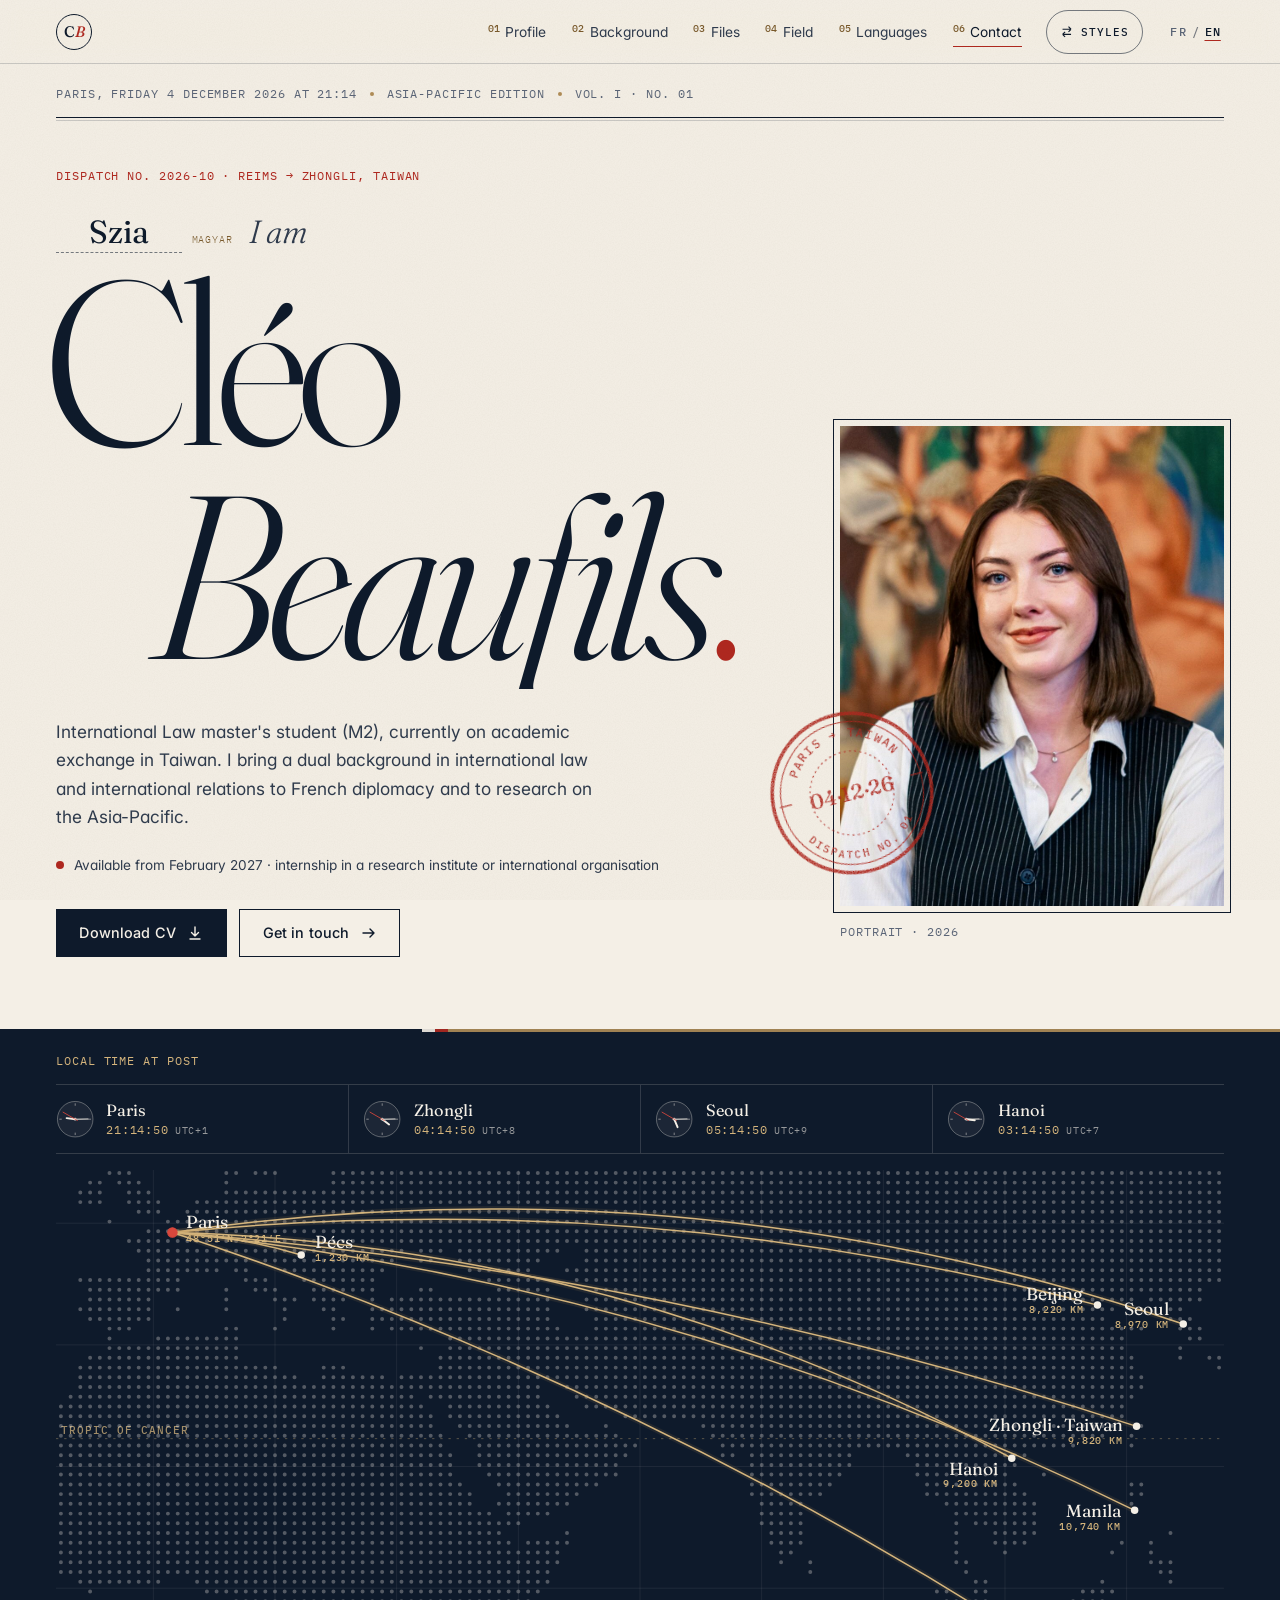
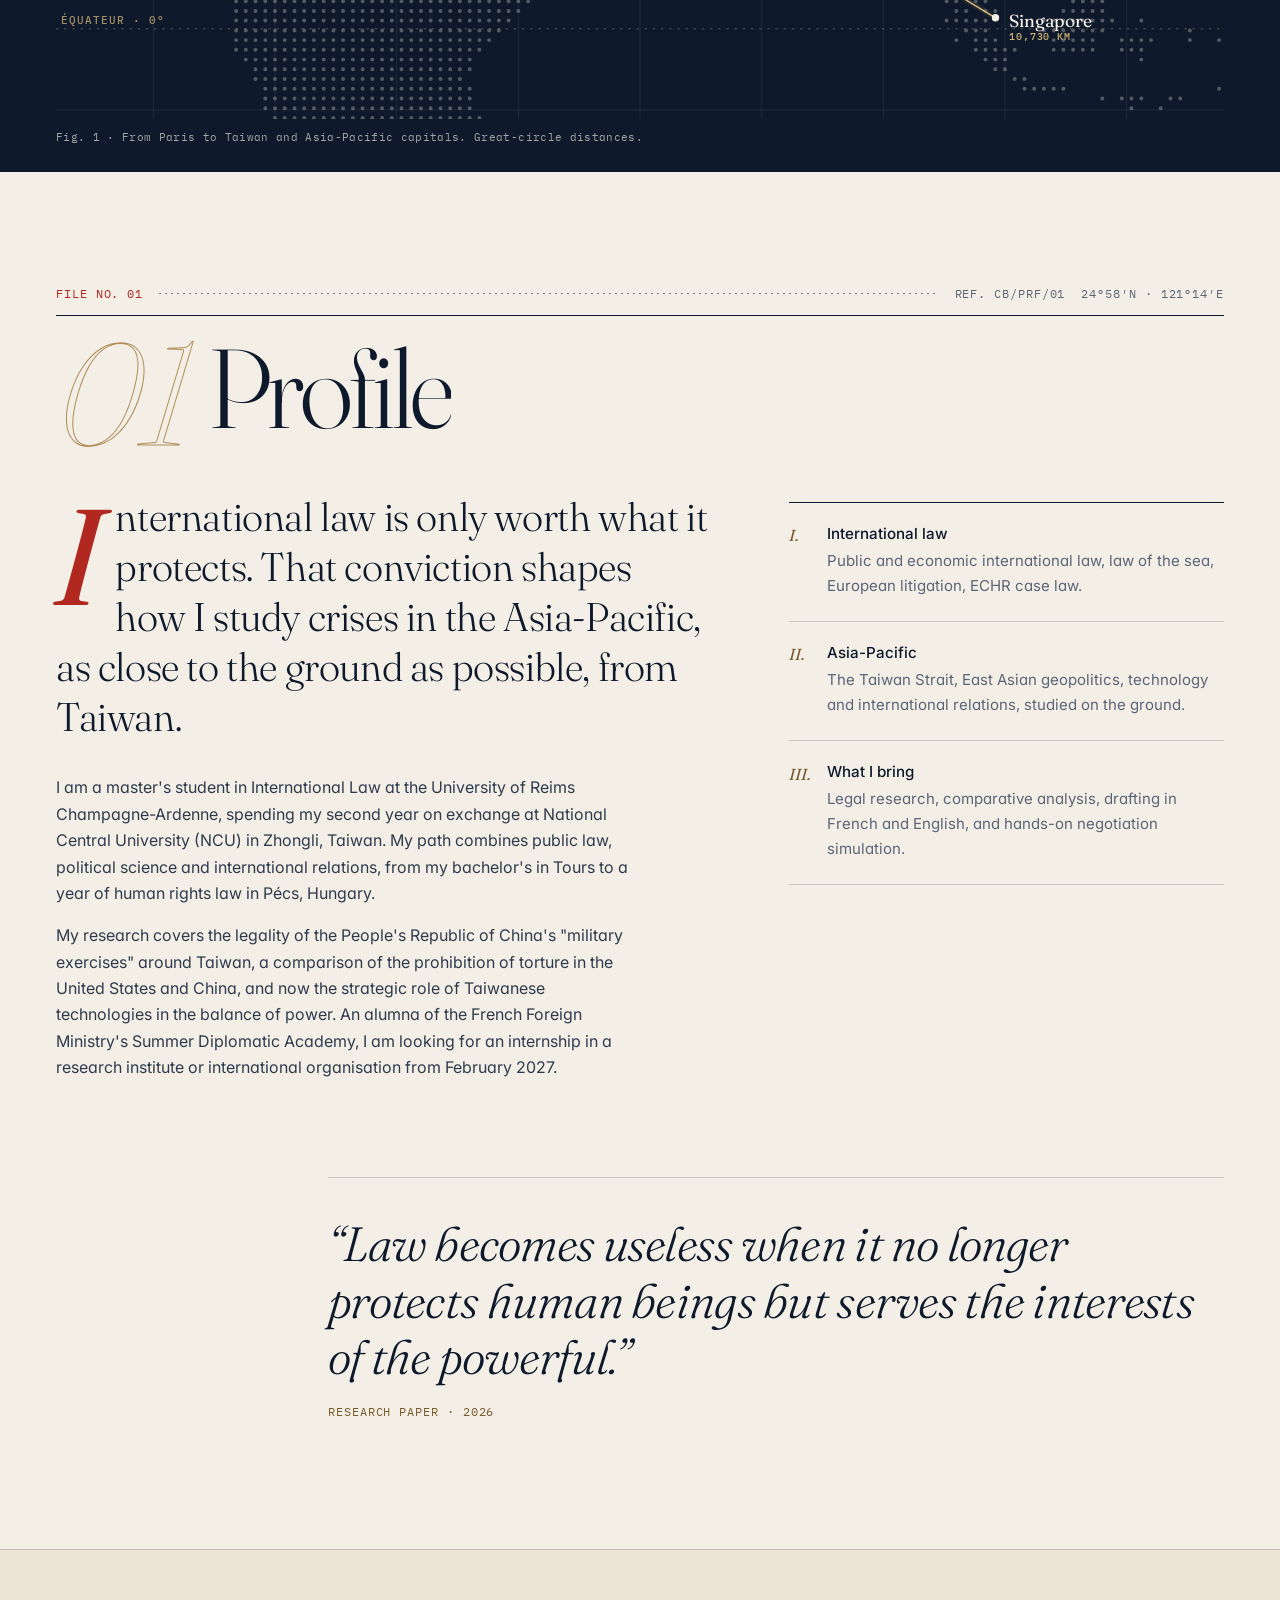
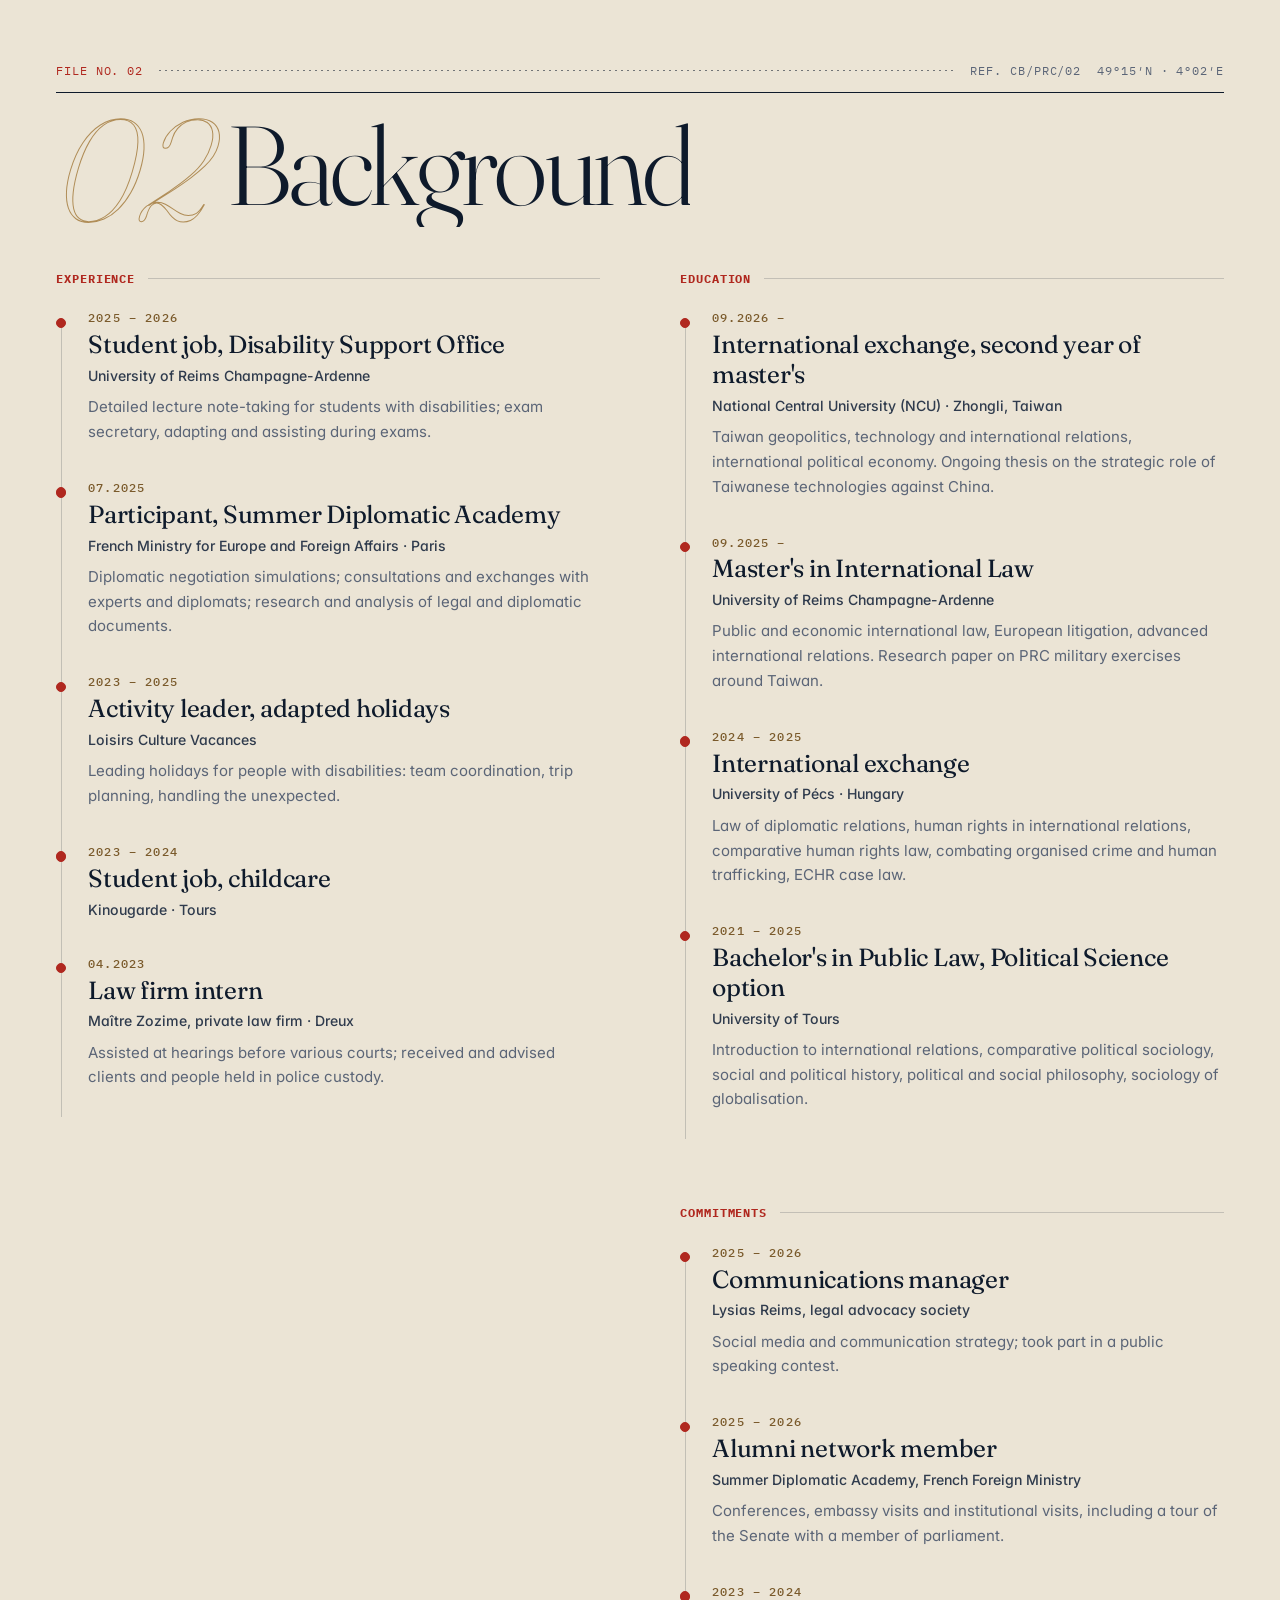
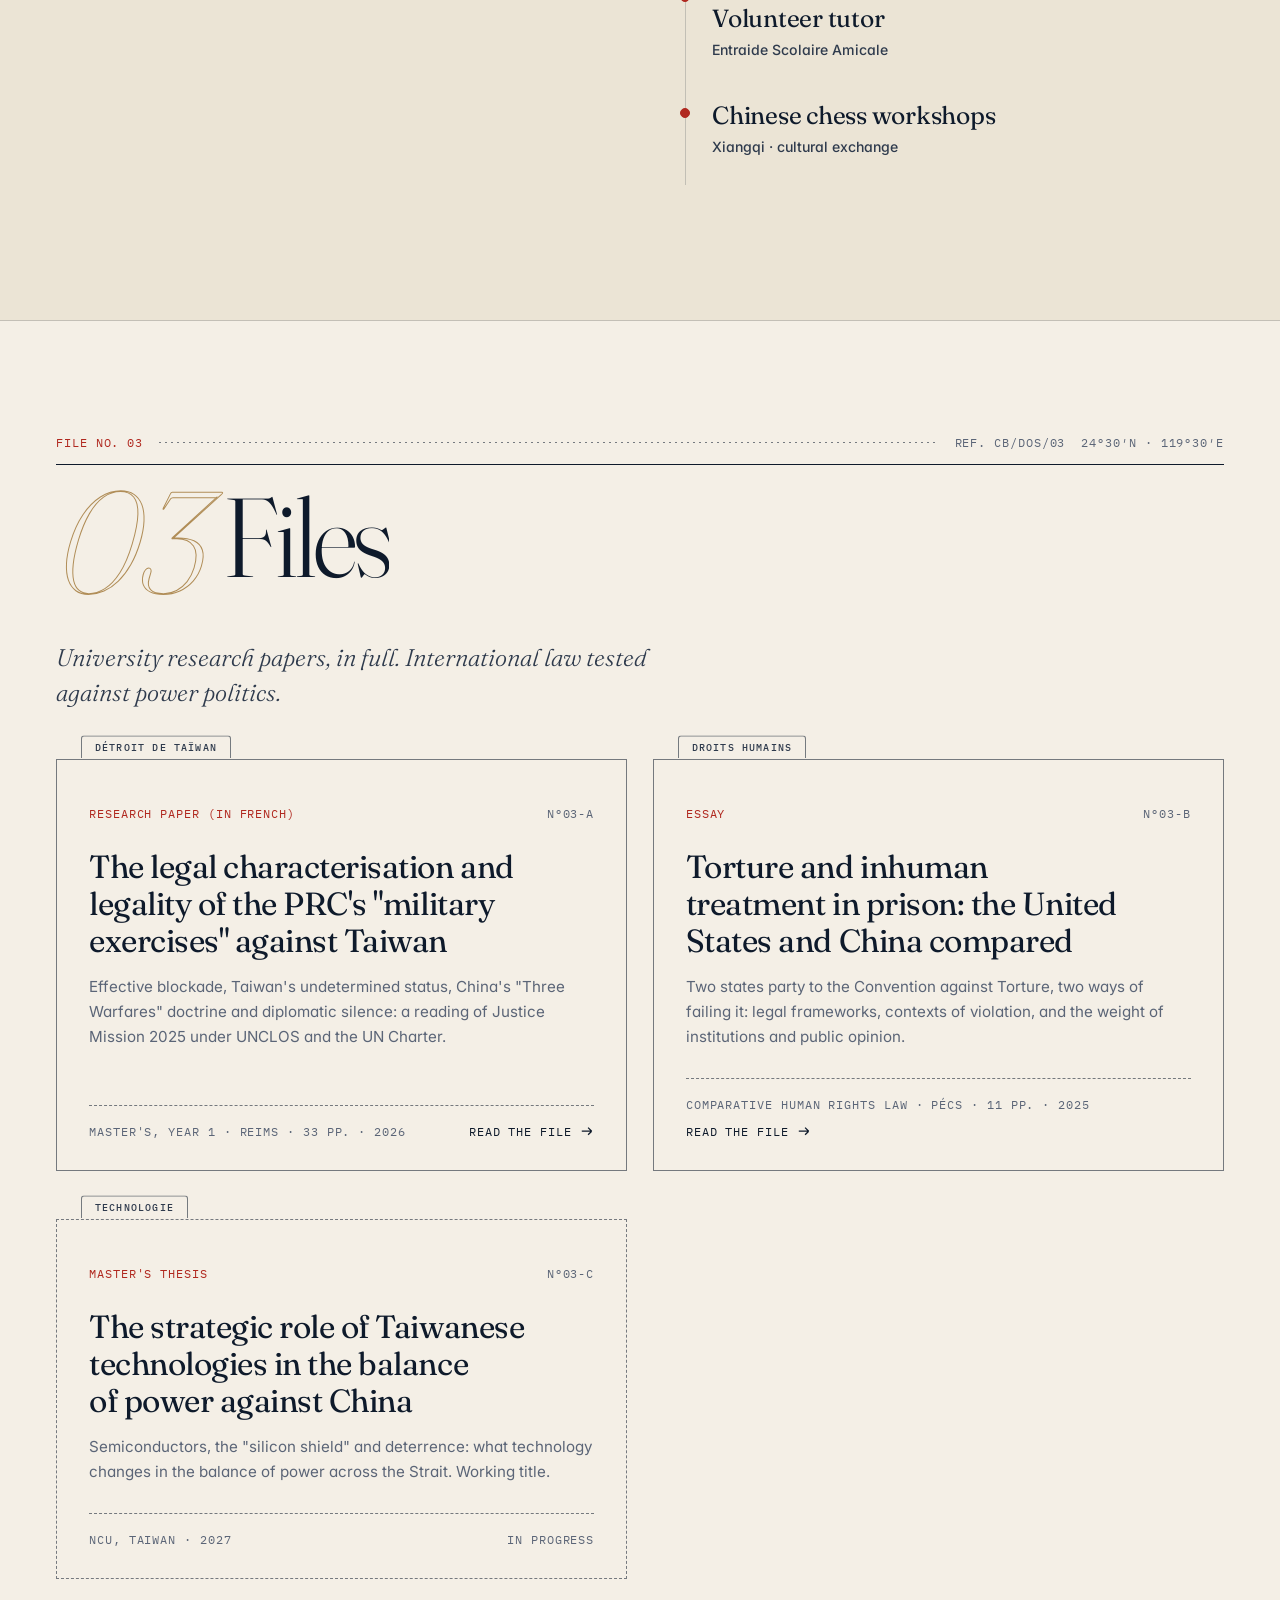
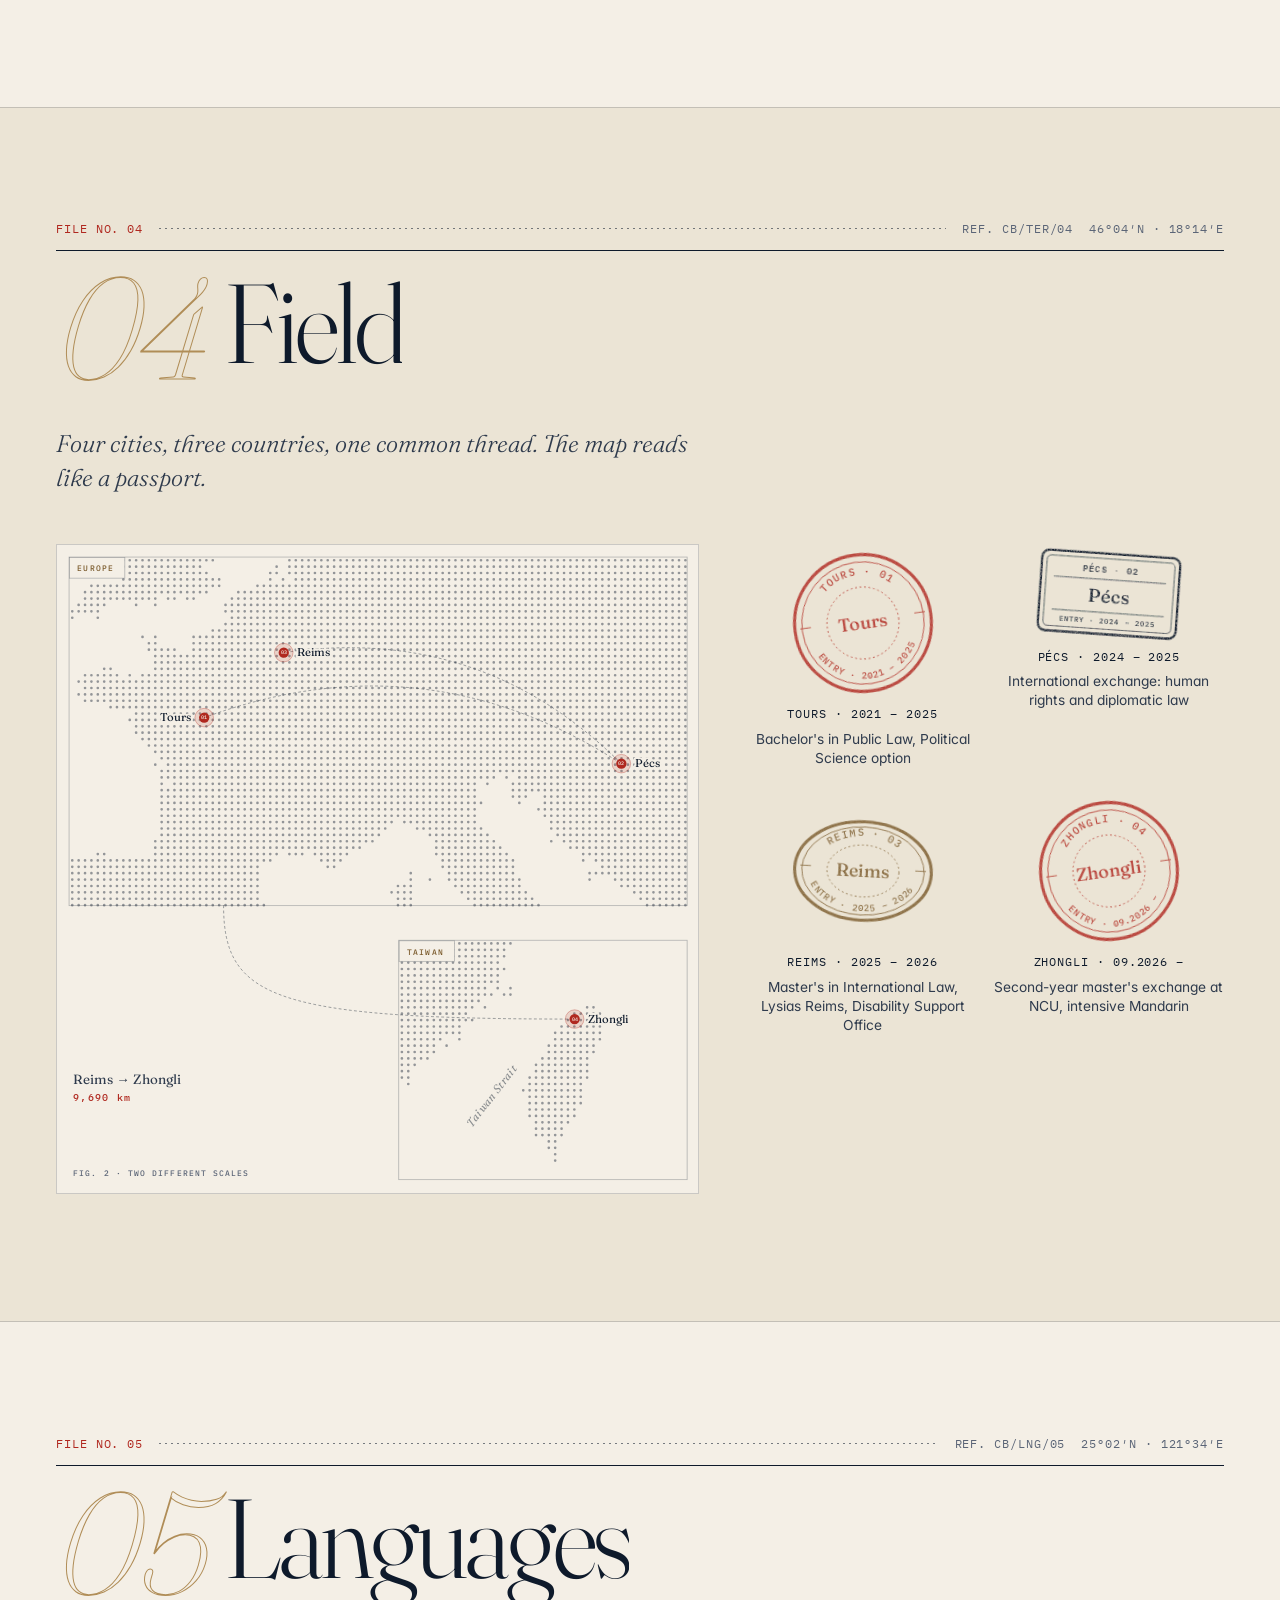
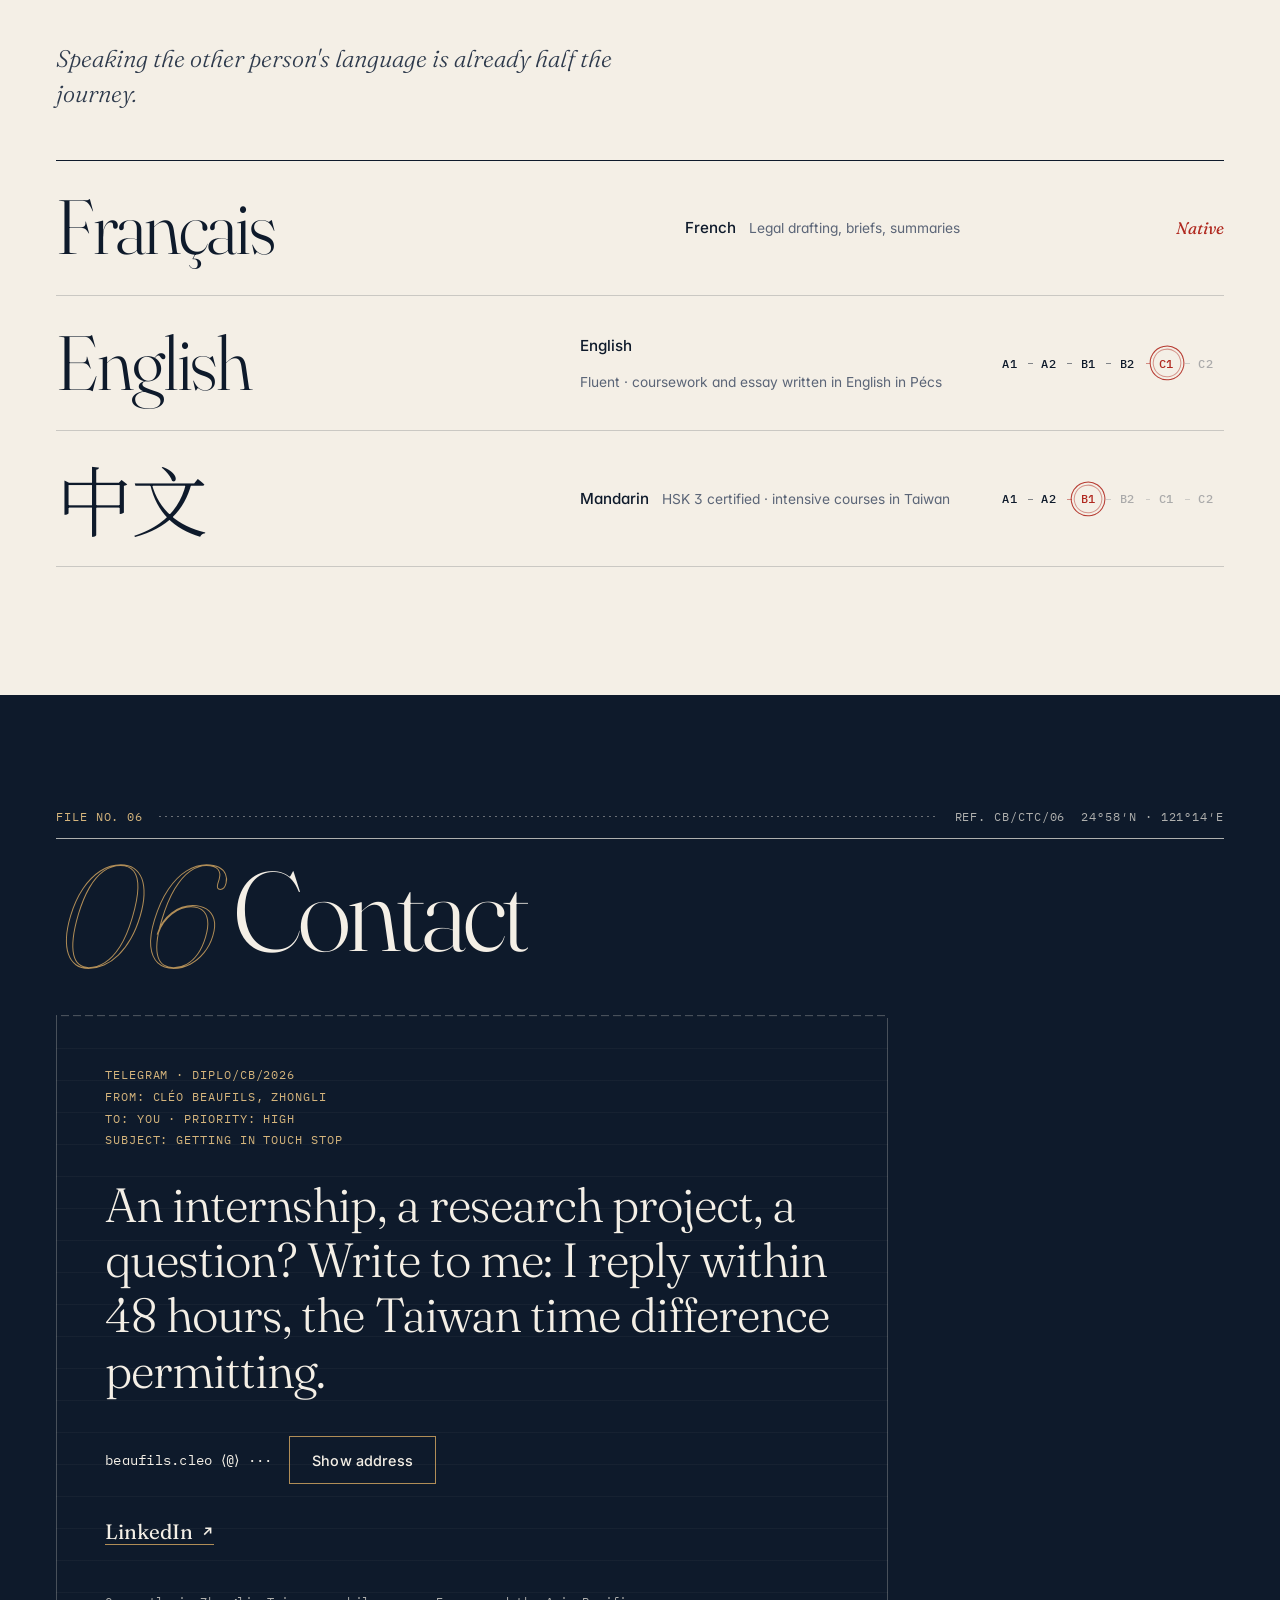
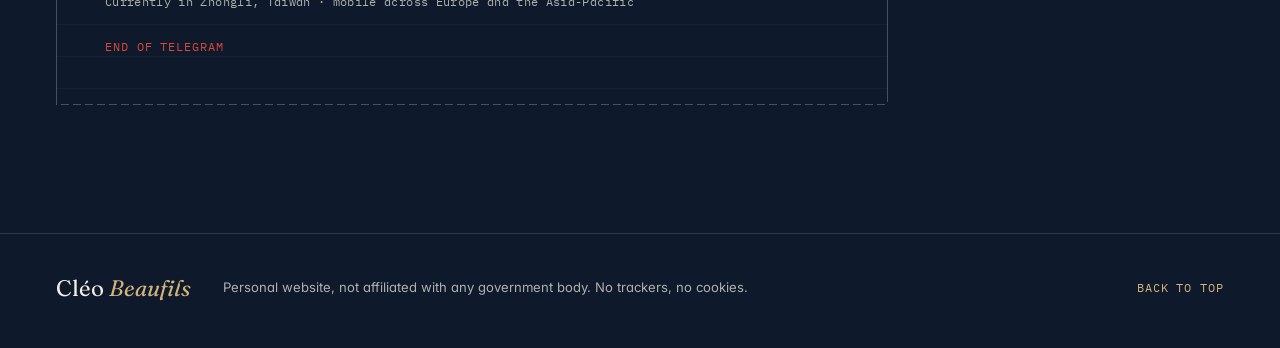
<file: index.html>
<!doctype html>
<html lang="fr" class="no-js">
<head>
  <meta charset="utf-8">
  <meta name="viewport" content="width=device-width, initial-scale=1, viewport-fit=cover">
  <title>Cléo Beaufils · Droit international &amp; Asie-Pacifique</title>
  <meta name="description" content="Portfolio de Cléo Beaufils, étudiante en Master 2 de droit international en mobilité à Taïwan : parcours, travaux de recherche et contact.">
  <meta name="theme-color" content="#0E1A2B">
  <meta name="color-scheme" content="light">
  <meta name="robots" content="index, follow">

  <!-- Open Graph / LinkedIn / e-mail previews. Absolute URLs: update if the domain changes (see README). -->
  <meta property="og:type" content="profile">
  <meta property="og:site_name" content="Cléo Beaufils">
  <meta property="og:title" content="Cléo Beaufils · Droit international &amp; Asie-Pacifique">
  <meta property="og:description" content="Master 2 de droit international, en mobilité à Taïwan. Parcours, travaux de recherche sur le détroit de Taïwan et les droits humains, contact.">
  <meta property="og:url" content="https://yannickdurindel.github.io/cleoportfolio/">
  <meta property="og:image" content="https://yannickdurindel.github.io/cleoportfolio/assets/img/og.jpg">
  <meta property="og:image:width" content="1200">
  <meta property="og:image:height" content="630">
  <meta property="og:image:alt" content="Cléo Beaufils : carte reliant Paris à Taïwan et aux capitales d'Asie-Pacifique">
  <meta property="og:locale" content="fr_FR">
  <meta property="og:locale:alternate" content="en_GB">
  <meta property="profile:first_name" content="Cléo">
  <meta property="profile:last_name" content="Beaufils">
  <meta name="twitter:card" content="summary_large_image">
  <meta name="twitter:title" content="Cléo Beaufils · Droit international &amp; Asie-Pacifique">
  <meta name="twitter:description" content="Droit international, relations internationales, Taïwan et Asie-Pacifique.">
  <meta name="twitter:image" content="https://yannickdurindel.github.io/cleoportfolio/assets/img/og.jpg">
  <link rel="canonical" href="https://yannickdurindel.github.io/cleoportfolio/">

  <link rel="icon" href="favicon.svg" type="image/svg+xml">
  <link rel="icon" href="assets/img/favicon-32.png" sizes="32x32" type="image/png">
  <link rel="apple-touch-icon" href="assets/img/apple-touch-icon.png">
  <link rel="manifest" href="site.webmanifest">

  <link rel="preconnect" href="https://fonts.googleapis.com">
  <link rel="preconnect" href="https://fonts.gstatic.com" crossorigin>
  <link rel="preload" as="style" href="https://fonts.googleapis.com/css2?family=Fraunces:ital,opsz,wght@0,9..144,300..600;1,9..144,300..600&family=Inter:wght@300;400;500;600&family=IBM+Plex+Mono:wght@400;500&display=swap" onload="this.onload=null;this.rel='stylesheet'">
  <noscript><link rel="stylesheet" href="https://fonts.googleapis.com/css2?family=Fraunces:ital,opsz,wght@0,9..144,300..600;1,9..144,300..600&family=Inter:wght@300;400;500;600&family=IBM+Plex+Mono:wght@400;500&display=swap"></noscript>
  <link rel="preload" as="style" href="https://fonts.googleapis.com/css2?family=Noto+Serif+TC:wght@300;400&display=swap&text=%E4%BD%A0%E5%A5%BD%E4%B8%AD%E6%96%87" onload="this.onload=null;this.rel='stylesheet'">
  <noscript><link rel="stylesheet" href="https://fonts.googleapis.com/css2?family=Noto+Serif+TC:wght@300;400&display=swap&text=%E4%BD%A0%E5%A5%BD%E4%B8%AD%E6%96%87"></noscript>
  <link rel="preload" href="content.json?v=20261030g" as="fetch" crossorigin>
  <link rel="stylesheet" href="assets/css/style.css?v=20261030g">
  <script>document.documentElement.classList.replace('no-js','js');</script>
  <script type="module" src="assets/js/main.js?v=20261030g"></script>
</head>
<body>
  <a class="skip" href="#main" data-t="ui.skip">Aller au contenu</a>
  <div class="progress" aria-hidden="true"><span></span></div>
  <div class="cursor" aria-hidden="true"><span class="cursor__label"></span></div>

  <!-- Shared SVG defs: worn-ink filter for stamps -->
  <svg width="0" height="0" style="position:absolute" aria-hidden="true" focusable="false">
    <filter id="ink" x="-10%" y="-10%" width="120%" height="120%">
      <feTurbulence type="fractalNoise" baseFrequency="0.9" numOctaves="2" seed="7" result="n"/>
      <feColorMatrix in="n" type="matrix" values="0 0 0 0 0  0 0 0 0 0  0 0 0 0 0  0 0 0 -1.1 1.35" result="m"/>
      <feComposite in="SourceGraphic" in2="m" operator="in"/>
    </filter>
  </svg>

  <header class="masthead" id="top">
    <div class="masthead__inner">
      <a class="monogram" href="#top" aria-label="Cléo Beaufils">
        <span aria-hidden="true">C<i>B</i></span>
      </a>
      <nav class="nav" aria-label="Sections">
        <ol>
          <li><a href="#profil"><span class="nav__n">01</span> <span data-t="ui.nav.profil">Profil</span></a></li>
          <li><a href="#parcours"><span class="nav__n">02</span> <span data-t="ui.nav.parcours">Parcours</span></a></li>
          <li><a href="#dossiers"><span class="nav__n">03</span> <span data-t="ui.nav.dossiers">Dossiers</span></a></li>
          <li><a href="#terrain"><span class="nav__n">04</span> <span data-t="ui.nav.terrain">Terrain</span></a></li>
          <li><a href="#langues"><span class="nav__n">05</span> <span data-t="ui.nav.langues">Langues</span></a></li>
          <li><a href="#contact"><span class="nav__n">06</span> <span data-t="ui.nav.contact">Contact</span></a></li>
        </ol>
      </nav>
      <details class="styles" data-styles>
        <summary><svg viewBox="0 0 16 16" aria-hidden="true"><path d="M3 5h10m0 0-3-3m3 3-3 3M13 11H3m0 0 3-3m-3 3 3 3"/></svg><span data-t="ui.styles">Styles</span></summary>
        <ul>
          <li><a data-style-link="depeche" href="./" aria-current="page"></a></li>
          <li><a data-style-link="convention" href="convention/"></a></li>
          <li><a data-style-link="meridien" href="meridien/"></a></li>
        </ul>
      </details>
      <button class="lang" type="button" data-lang-toggle>
        <span class="lang__opt" data-l="fr">FR</span><span class="lang__sep" aria-hidden="true">/</span><span class="lang__opt" data-l="en">EN</span>
        <span class="sr" data-t="ui.langSwitch">Read in English</span>
      </button>
      <button class="menu-btn" type="button" aria-expanded="false" aria-controls="menu" aria-label="Menu">
        <span></span><span></span>
      </button>
    </div>
  </header>

  <div class="menu" id="menu" hidden>
    <ol class="menu__list"></ol>
  </div>

  <main id="main">
    <!-- ───────────── HERO ───────────── -->
    <section class="hero" aria-labelledby="hero-name">
      <div class="wrap">
        <div class="dateline mono">
          <span data-dateline>Paris</span>
          <span class="dateline__sep" aria-hidden="true"></span>
          <span data-t="meta.edition">Édition Asie-Pacifique</span>
          <span class="dateline__sep" aria-hidden="true"></span>
          <span data-t="meta.volume">Vol. I · N°01</span>
        </div>

        <div class="hero__grid">
          <div class="hero__text">
            <p class="hero__kicker mono" data-t="hero.kicker"></p>
            <p class="hello">
              <button class="hello__word" type="button" data-hello aria-label="Bonjour">
                <span class="hello__track" aria-hidden="true"></span>
              </button>
              <span class="hello__lang mono" data-hello-lang aria-hidden="true"></span>
              <span class="hello__suffix" data-t="hero.greetingSuffix">je suis</span>
            </p>
            <h1 class="hero__name" id="hero-name">
              <span class="line"><span class="line__in">Cléo</span></span>
              <span class="line line--it"><span class="line__in">Beaufils</span></span>
            </h1>
            <p class="hero__tagline" data-t="hero.tagline"></p>
            <p class="status"><span class="status__dot" aria-hidden="true"></span><span data-t="hero.status"></span></p>
            <div class="cta">
              <a class="btn btn--solid" data-cv href="assets/cv/cleo-beaufils-cv-fr.pdf" download>
                <span data-t="hero.ctaCv">Télécharger le CV</span>
                <svg viewBox="0 0 16 16" aria-hidden="true"><path d="M8 2v9m0 0 3.5-3.5M8 11 4.5 7.5M3 14h10"/></svg>
              </a>
              <a class="btn btn--ghost" href="#contact">
                <span data-t="hero.ctaContact">Me contacter</span>
                <svg viewBox="0 0 16 16" aria-hidden="true"><path d="M2 8h11m0 0-4-4m4 4-4 4"/></svg>
              </a>
            </div>
          </div>

          <figure class="portrait" data-reveal>
            <div class="portrait__frame" data-portrait></div>
            <figcaption class="mono" data-t="hero.photoCaption"></figcaption>
            <div class="portrait__stamp" data-hero-stamp aria-hidden="true"></div>
          </figure>
        </div>
      </div>

      <div class="plate">
        <div class="clocks" role="group" data-clocks-label>
          <p class="clocks__label mono" data-t="ui.clocksLabel"></p>
          <ul class="clocks__list" data-clocks></ul>
        </div>
        <figure class="map map--hero">
          <svg class="map__svg" data-hero-map viewBox="0 0 1000 500" role="img" aria-labelledby="map-cap"></svg>
          <figcaption id="map-cap" class="map__cap mono" data-t="hero.mapCaption"></figcaption>
        </figure>
      </div>
    </section>

    <!-- ───────────── 01 PROFIL ───────────── -->
    <section class="section" id="profil" aria-labelledby="h-profil">
      <div class="wrap">
        <header class="shead" data-n="01" data-key="profil" data-coords="24°58′N · 121°14′E"></header>
        <div class="profil">
          <div class="profil__main">
            <p class="lead" data-t="profil.lead" data-reveal></p>
            <div class="profil__body" data-profil-body></div>
          </div>
          <aside class="profil__aside">
            <ol class="pillars" data-pillars></ol>
          </aside>
        </div>
        <blockquote class="quote" data-reveal>
          <p data-t="profil.quote"></p>
          <footer class="mono" data-t="profil.quoteSource"></footer>
        </blockquote>
      </div>
    </section>

    <!-- ───────────── 02 PARCOURS ───────────── -->
    <section class="section section--alt" id="parcours" aria-labelledby="h-parcours">
      <div class="wrap">
        <header class="shead" data-n="02" data-key="parcours" data-coords="49°15′N · 4°02′E"></header>
        <div class="timeline">
          <div class="timeline__col">
            <h3 class="timeline__h mono" data-t="ui.experience"></h3>
            <ol class="tl" data-tl="experience"></ol>
          </div>
          <div class="timeline__col">
            <h3 class="timeline__h mono" data-t="ui.education"></h3>
            <ol class="tl" data-tl="education"></ol>
            <h3 class="timeline__h timeline__h--next mono" data-t="ui.engagements"></h3>
            <ol class="tl" data-tl="engagements"></ol>
          </div>
        </div>
      </div>
    </section>

    <!-- ───────────── 03 DOSSIERS ───────────── -->
    <section class="section" id="dossiers" aria-labelledby="h-dossiers">
      <div class="wrap">
        <header class="shead" data-n="03" data-key="dossiers" data-coords="24°30′N · 119°30′E"></header>
        <p class="intro" data-t="dossiers.intro" data-reveal></p>
        <ul class="files" data-files></ul>
      </div>
    </section>

    <!-- ───────────── 04 TERRAIN ───────────── -->
    <section class="section section--alt" id="terrain" aria-labelledby="h-terrain">
      <div class="wrap">
        <header class="shead" data-n="04" data-key="terrain" data-coords="46°04′N · 18°14′E"></header>
        <p class="intro" data-t="terrain.intro" data-reveal></p>
        <div class="terrain">
          <figure class="map map--field" data-reveal>
            <svg class="map__svg" data-field-map viewBox="-2 -2 604 610" role="img" aria-label="Carte des étapes du parcours"></svg>
          </figure>
          <ol class="stays" data-stays></ol>
        </div>
      </div>
    </section>

    <!-- ───────────── 05 LANGUES ───────────── -->
    <section class="section" id="langues" aria-labelledby="h-langues">
      <div class="wrap">
        <header class="shead" data-n="05" data-key="langues" data-coords="25°02′N · 121°34′E"></header>
        <p class="intro" data-t="langues.intro" data-reveal></p>
        <ul class="langs" data-langs></ul>
      </div>
    </section>

    <!-- ───────────── 06 CONTACT ───────────── -->
    <section class="section section--ink" id="contact" aria-labelledby="h-contact">
      <div class="wrap">
        <header class="shead shead--ink" data-n="06" data-key="contact" data-coords="24°58′N · 121°14′E"></header>
        <div class="telegram" data-reveal>
          <p class="telegram__head mono" data-telegram-head></p>
          <p class="telegram__lead" data-t="contact.lead"></p>
          <div class="telegram__actions">
            <div class="email" data-email>
              <span class="email__text mono" data-email-text></span>
              <button class="btn btn--paper" type="button" data-email-btn></button>
            </div>
            <ul class="links" data-links></ul>
          </div>
          <p class="telegram__loc mono" data-t="contact.location"></p>
          <p class="telegram__end mono" data-t="ui.endOfTelegram"></p>
        </div>
      </div>
    </section>
  </main>

  <footer class="footer">
    <div class="wrap footer__inner">
      <p class="footer__name">Cléo <i>Beaufils</i></p>
      <p class="footer__note" data-t="ui.footer"></p>
      <a class="footer__top mono" href="#top" data-t="ui.top">Haut de page</a>
    </div>
  </footer>

  <noscript><p class="noscript">Ce site nécessite JavaScript pour afficher son contenu. · This site needs JavaScript to display its content.</p></noscript>
</body>
</html>
</file>
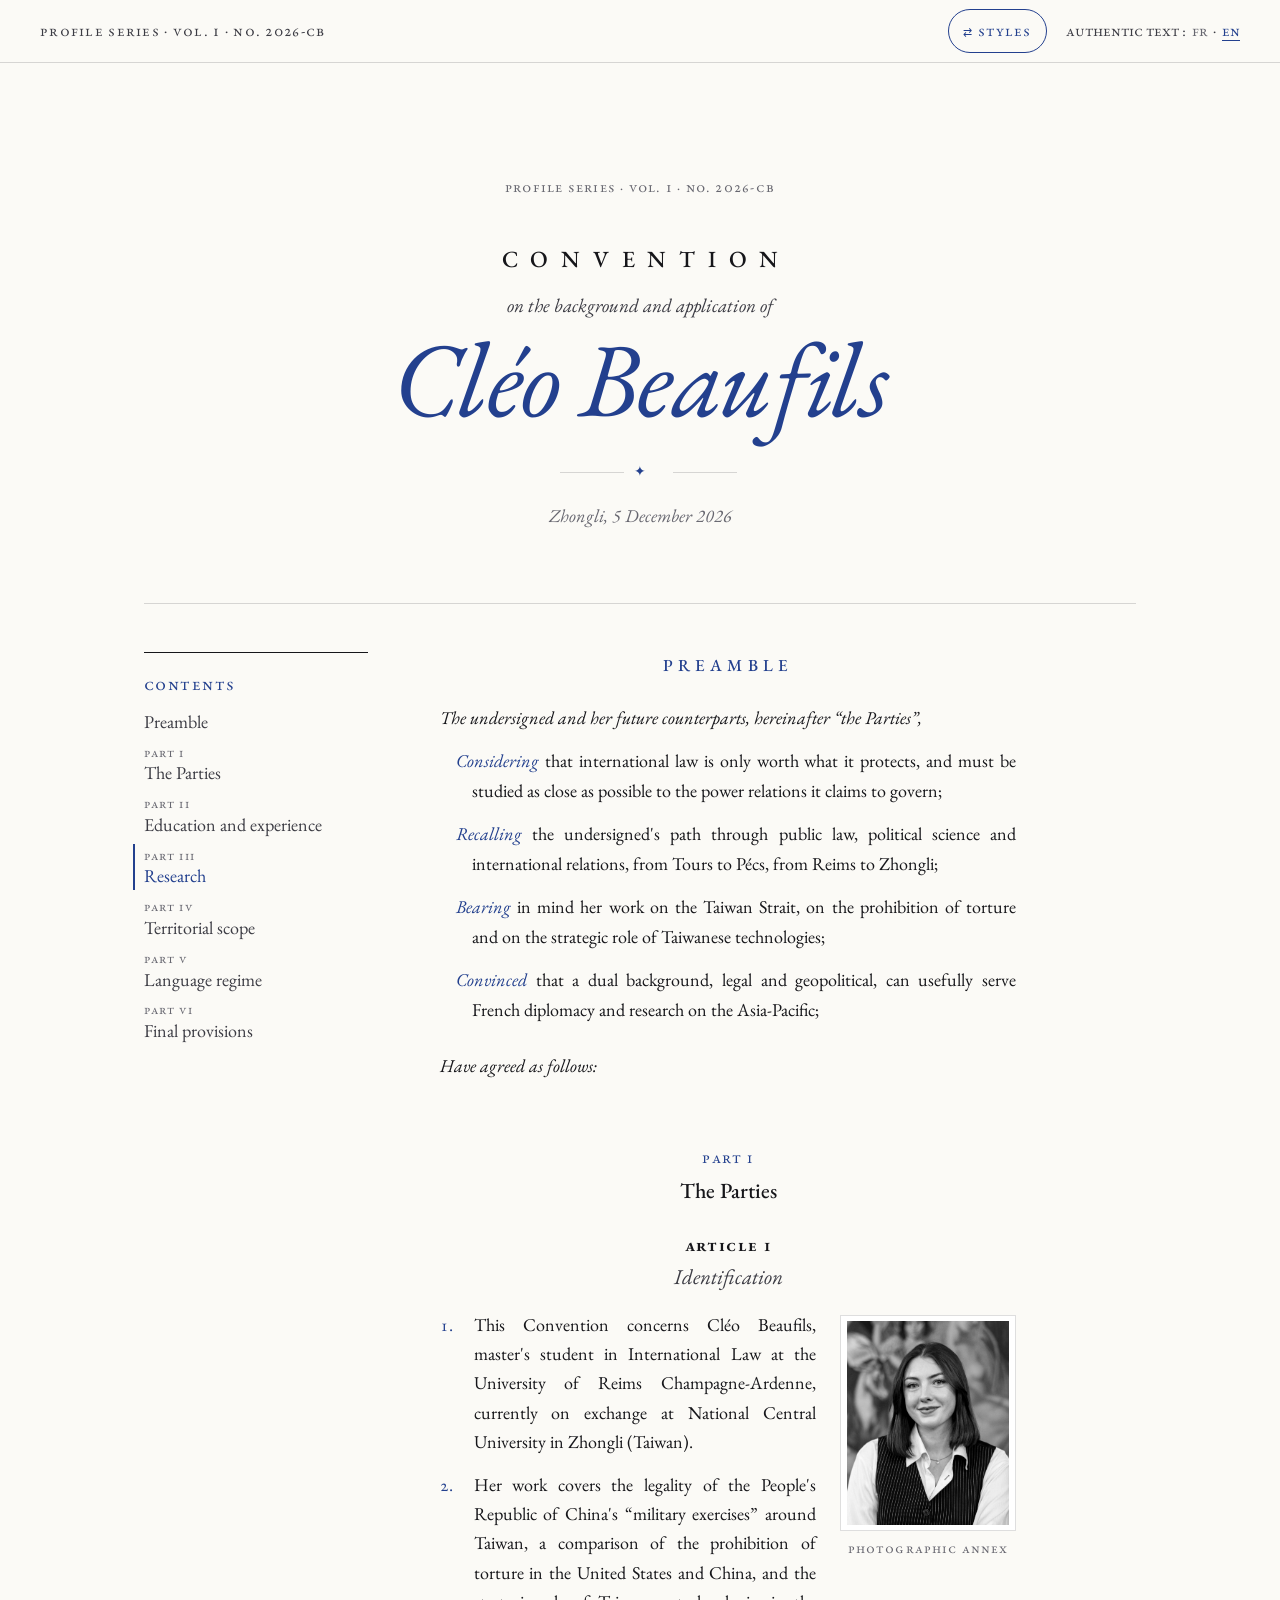
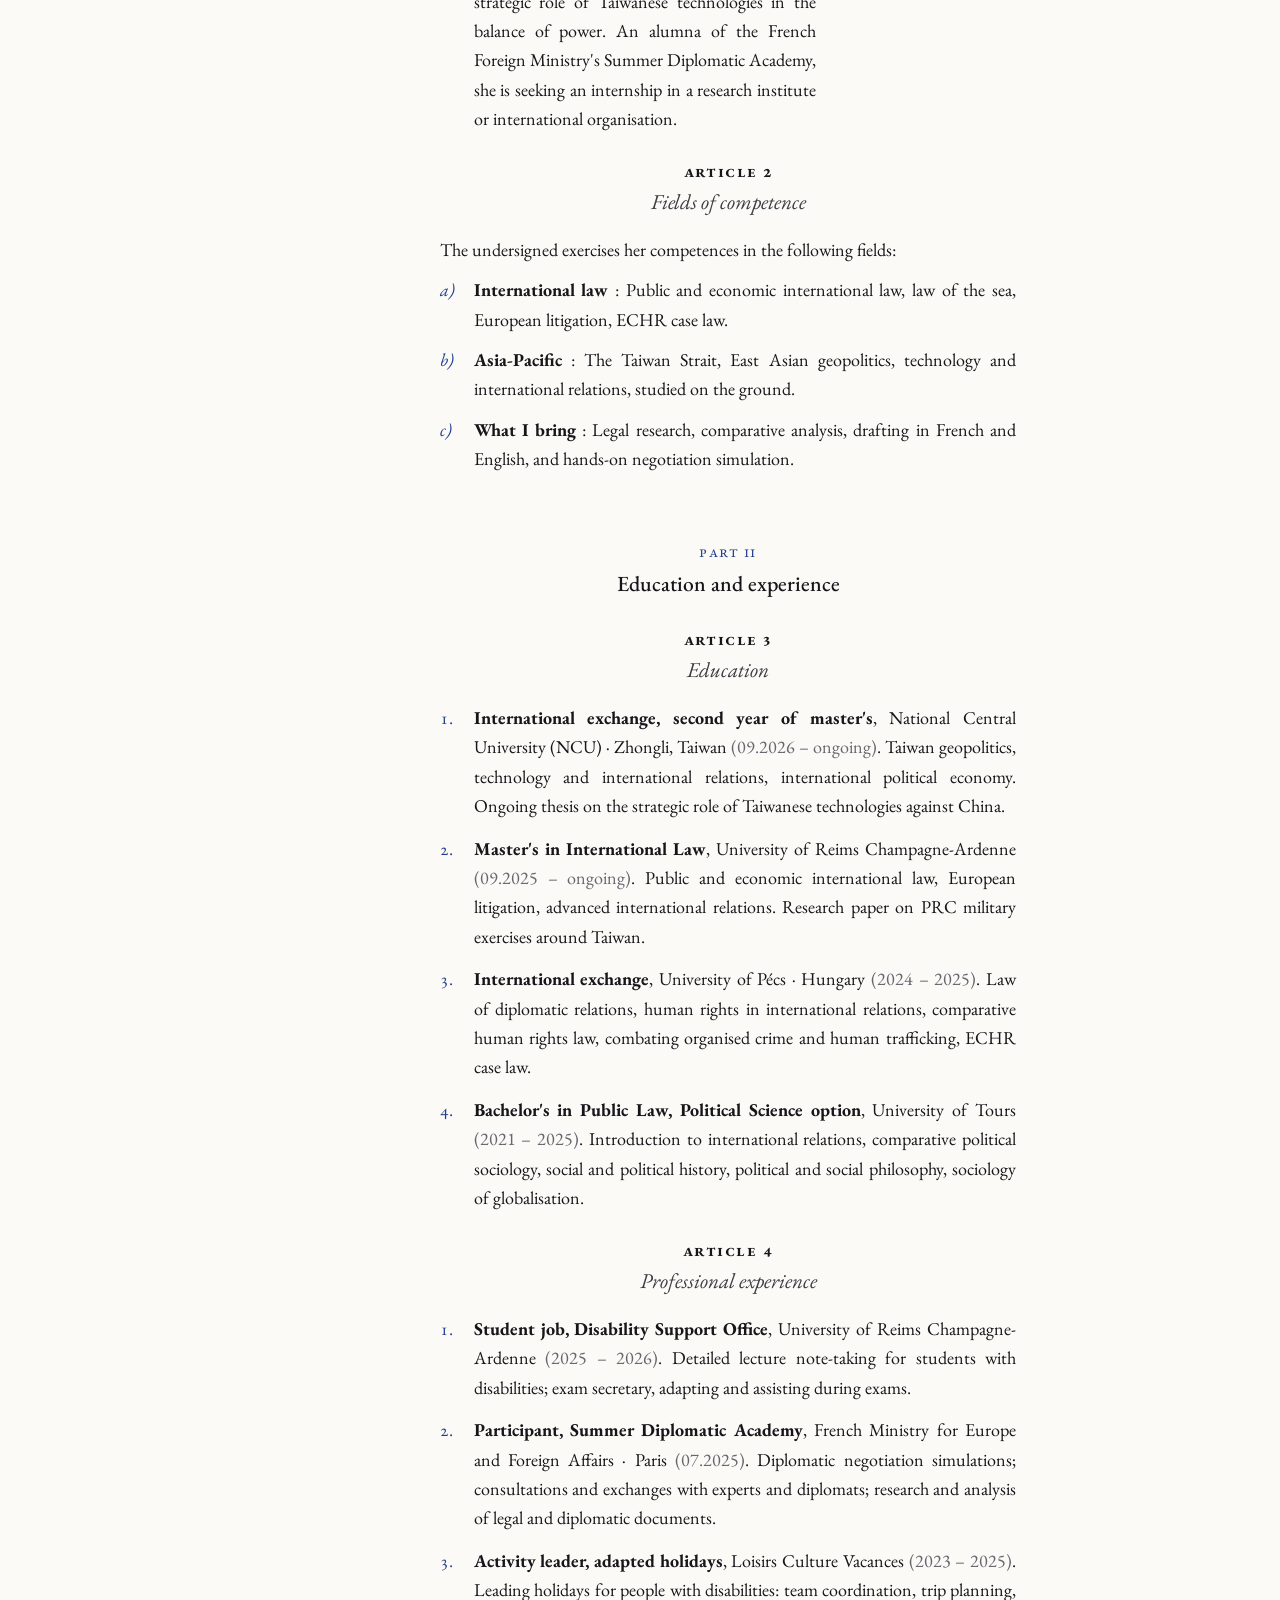
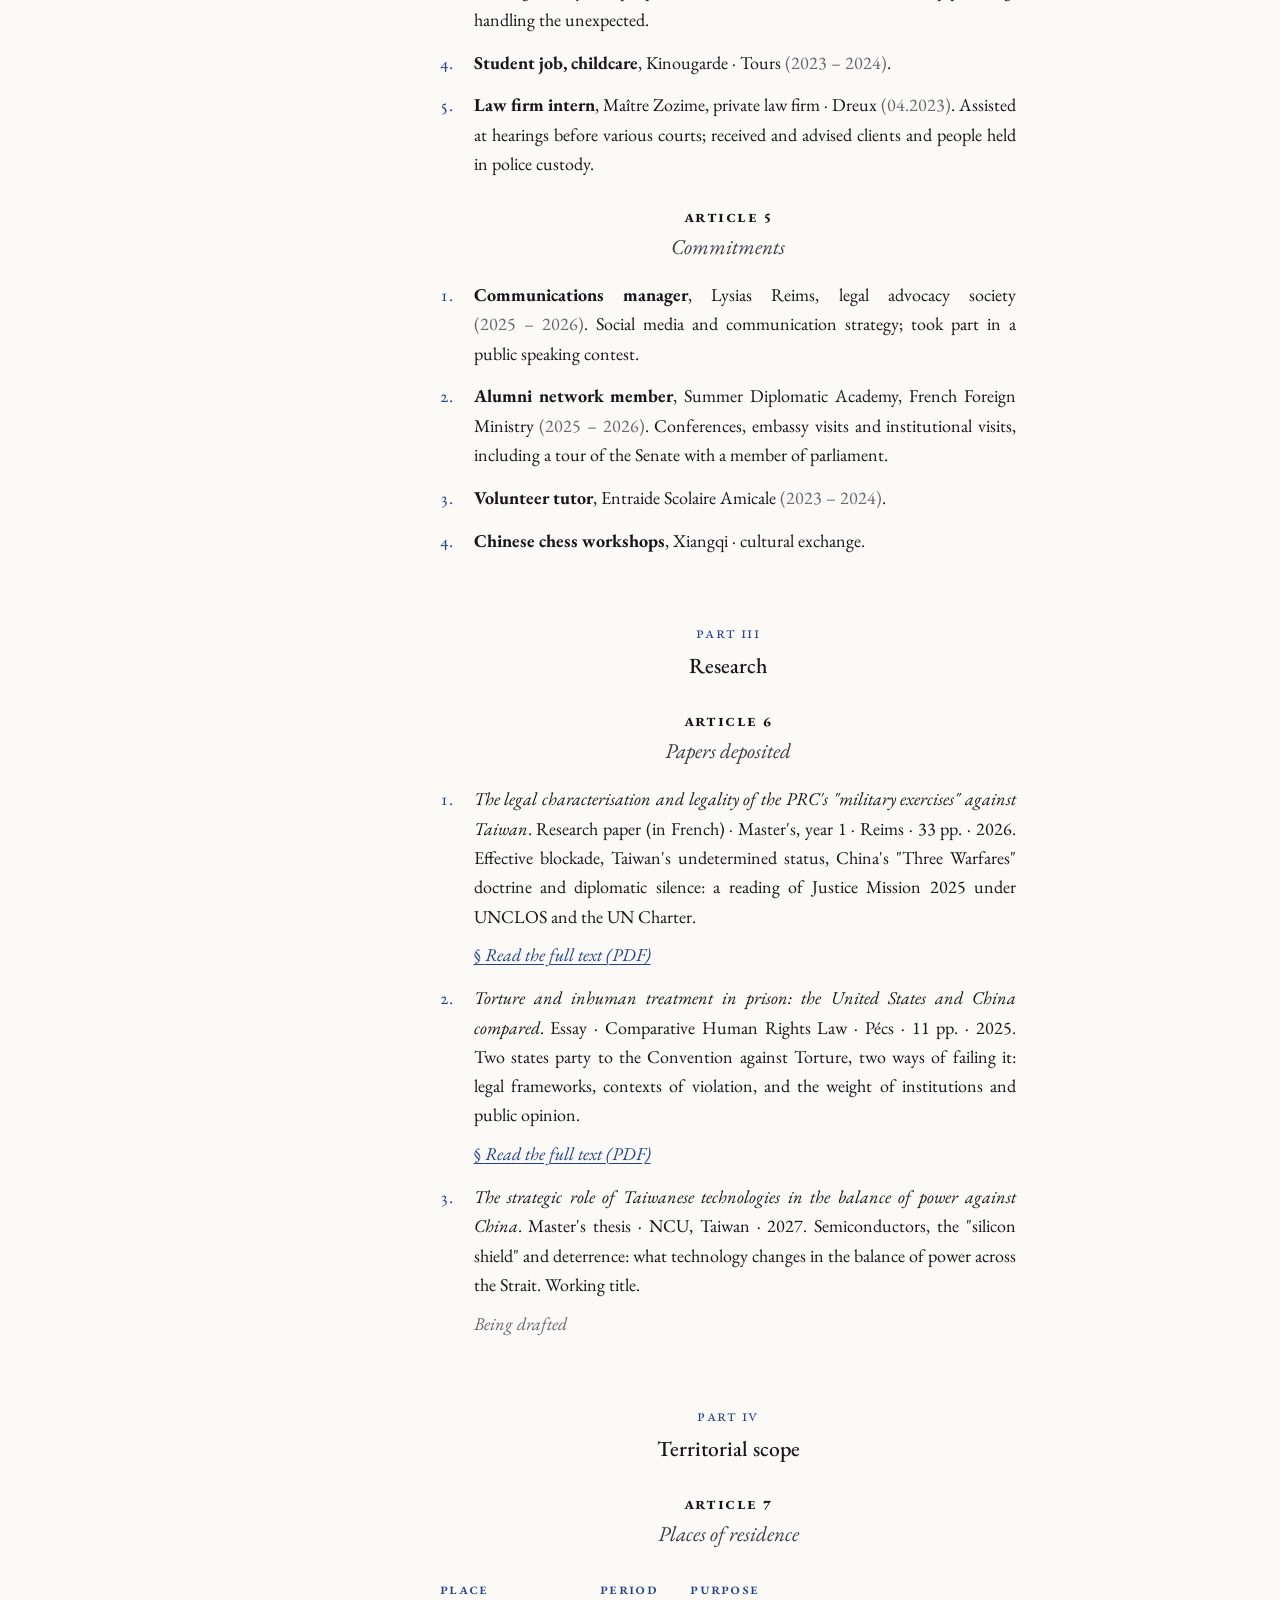
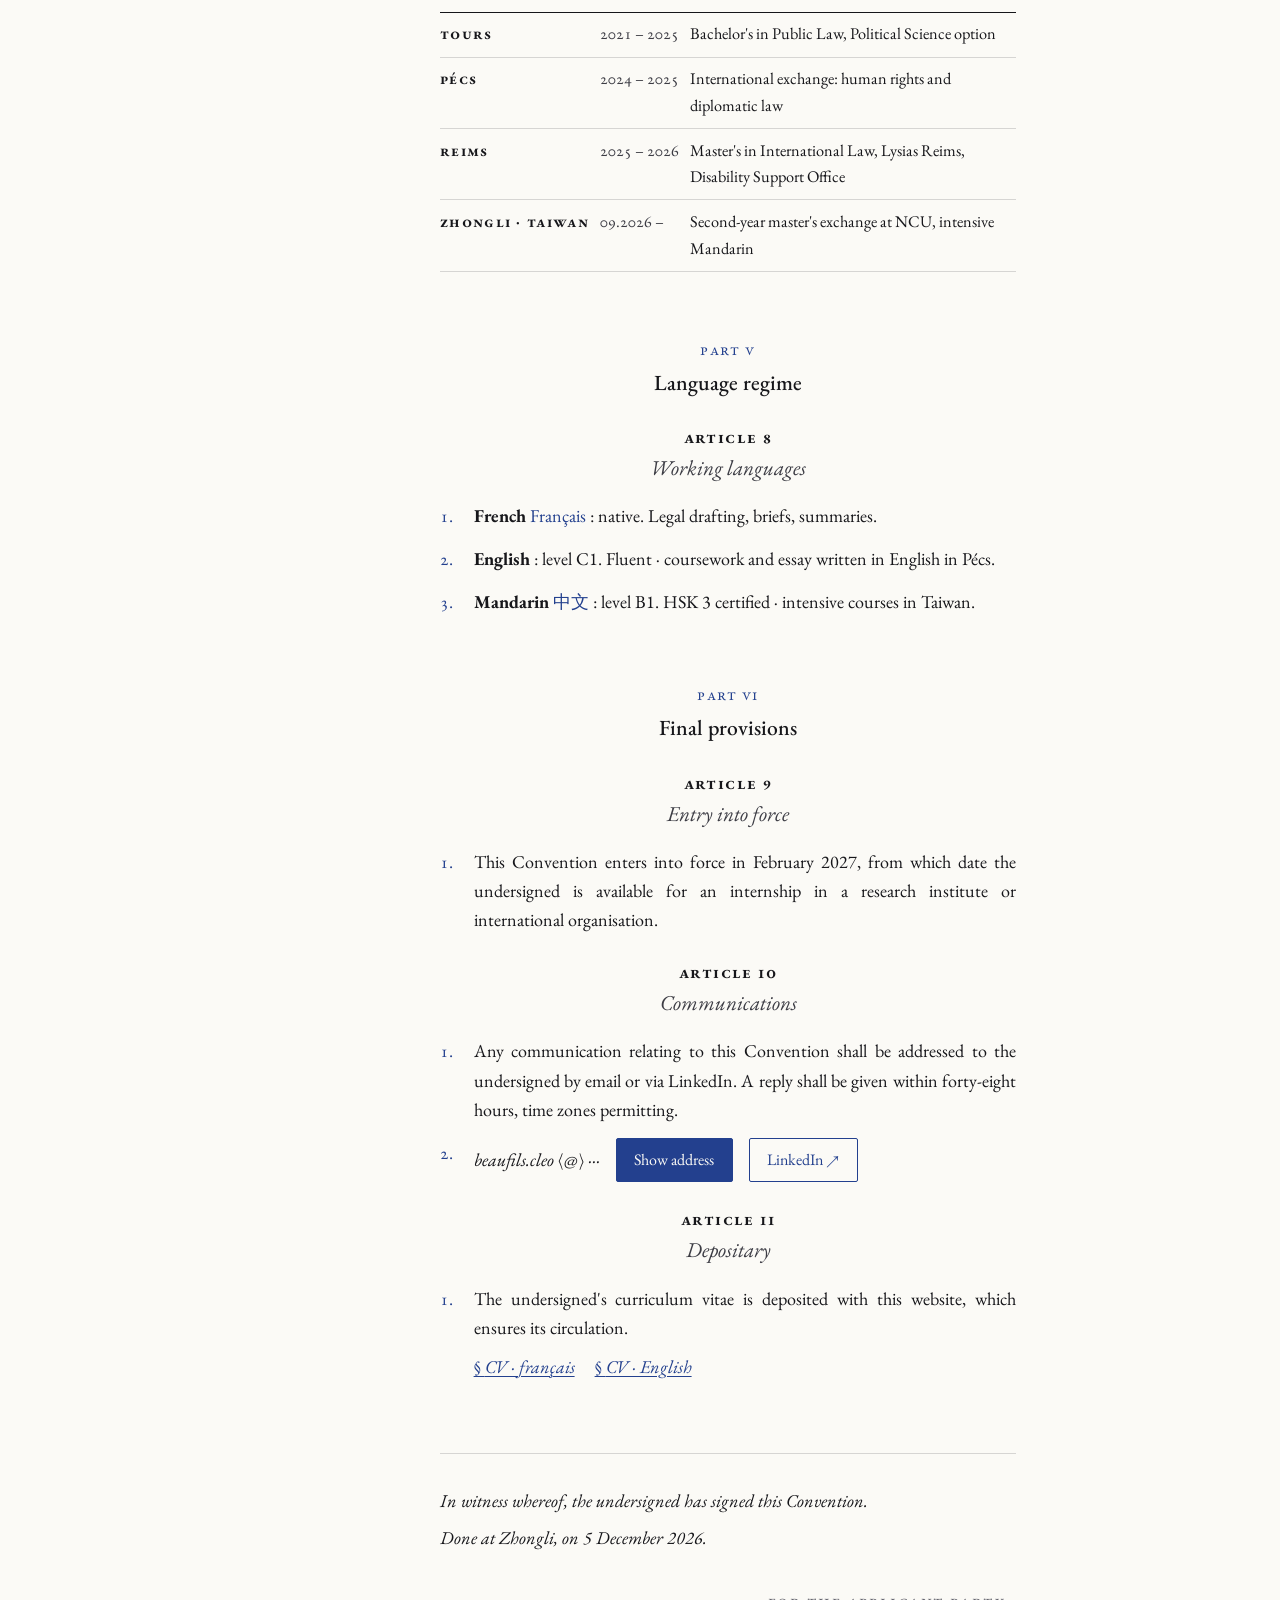
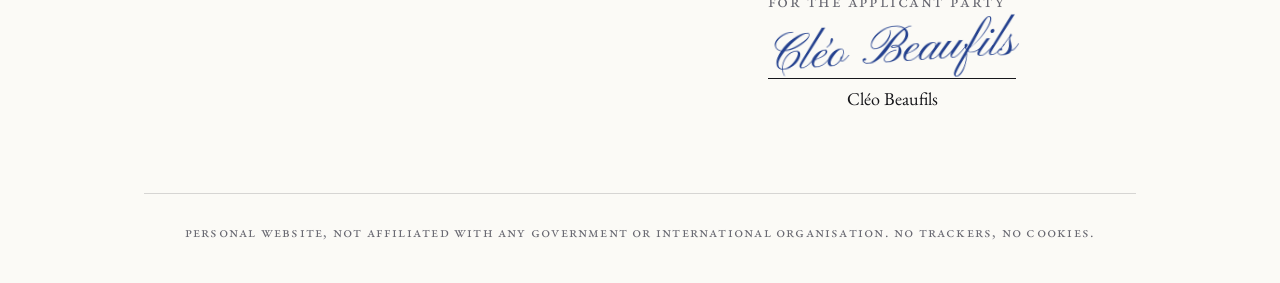
<file: convention/index.html>
<!doctype html>
<html lang="fr">
<head>
  <meta charset="utf-8">
  <meta name="viewport" content="width=device-width, initial-scale=1, viewport-fit=cover">
  <title>Convention · Cléo Beaufils</title>
  <meta name="description" content="Portfolio de Cléo Beaufils, rédigé comme une convention internationale : parcours, travaux de recherche, langues et contact.">
  <meta name="theme-color" content="#fbfaf6">
  <meta name="color-scheme" content="light">
  <link rel="canonical" href="https://yannickdurindel.github.io/cleoportfolio/convention/">
  <meta property="og:type" content="profile">
  <meta property="og:title" content="Cléo Beaufils · Convention">
  <meta property="og:description" content="Master 2 de droit international, en mobilité à Taïwan. Parcours, travaux de recherche, contact.">
  <meta property="og:url" content="https://yannickdurindel.github.io/cleoportfolio/convention/">
  <meta property="og:image" content="https://yannickdurindel.github.io/cleoportfolio/assets/img/og.jpg">
  <link rel="icon" href="../favicon.svg" type="image/svg+xml">
  <link rel="icon" href="../assets/img/favicon-32.png" sizes="32x32" type="image/png">
  <link rel="apple-touch-icon" href="../assets/img/apple-touch-icon.png">
  <link rel="preconnect" href="https://fonts.googleapis.com">
  <link rel="preconnect" href="https://fonts.gstatic.com" crossorigin>
  <link rel="stylesheet" href="https://fonts.googleapis.com/css2?family=EB+Garamond:ital,wght@0,400..700;1,400..600&family=Pinyon+Script&display=swap">
  <link rel="stylesheet" href="convention.css?v=20261030g">
  <script type="module" src="convention.js?v=20261030g"></script>
</head>
<body>
  <a class="skip" href="#texte">Aller au texte</a>

  <header class="bar">
    <a class="bar__ref" href="#top" data-ref></a>
    <details class="styles" data-styles>
      <summary data-styles-label>Styles</summary>
      <ul>
        <li><a data-style-link="depeche" href="../"></a></li>
        <li><a data-style-link="convention" href="./" aria-current="page"></a></li>
        <li><a data-style-link="meridien" href="../meridien/"></a></li>
      </ul>
    </details>
    <button class="bar__lang" type="button" data-lang>
      <span data-authentic></span>
      <span class="bar__opt" data-l="fr">FR</span><span aria-hidden="true">·</span><span class="bar__opt" data-l="en">EN</span>
    </button>
  </header>

  <div class="page" id="top">
    <header class="title">
      <p class="title__ref" data-ref></p>
      <p class="title__kind" data-kind></p>
      <p class="title__sub" data-sub></p>
      <h1 class="title__name">Cléo Beaufils</h1>
      <p class="title__orn" aria-hidden="true">✦</p>
      <p class="title__date" data-date></p>
    </header>

    <div class="layout">
      <nav class="toc" aria-labelledby="toc-h">
        <p class="toc__h" id="toc-h" data-contents></p>
        <ol data-toc></ol>
      </nav>
      <main id="texte" class="text" data-text></main>
    </div>

    <footer class="foot">
      <p data-footer></p>
    </footer>
  </div>
  <noscript><p class="noscript">Ce site nécessite JavaScript pour afficher son contenu. · This site needs JavaScript to display its content.</p></noscript>
</body>
</html>
</file>
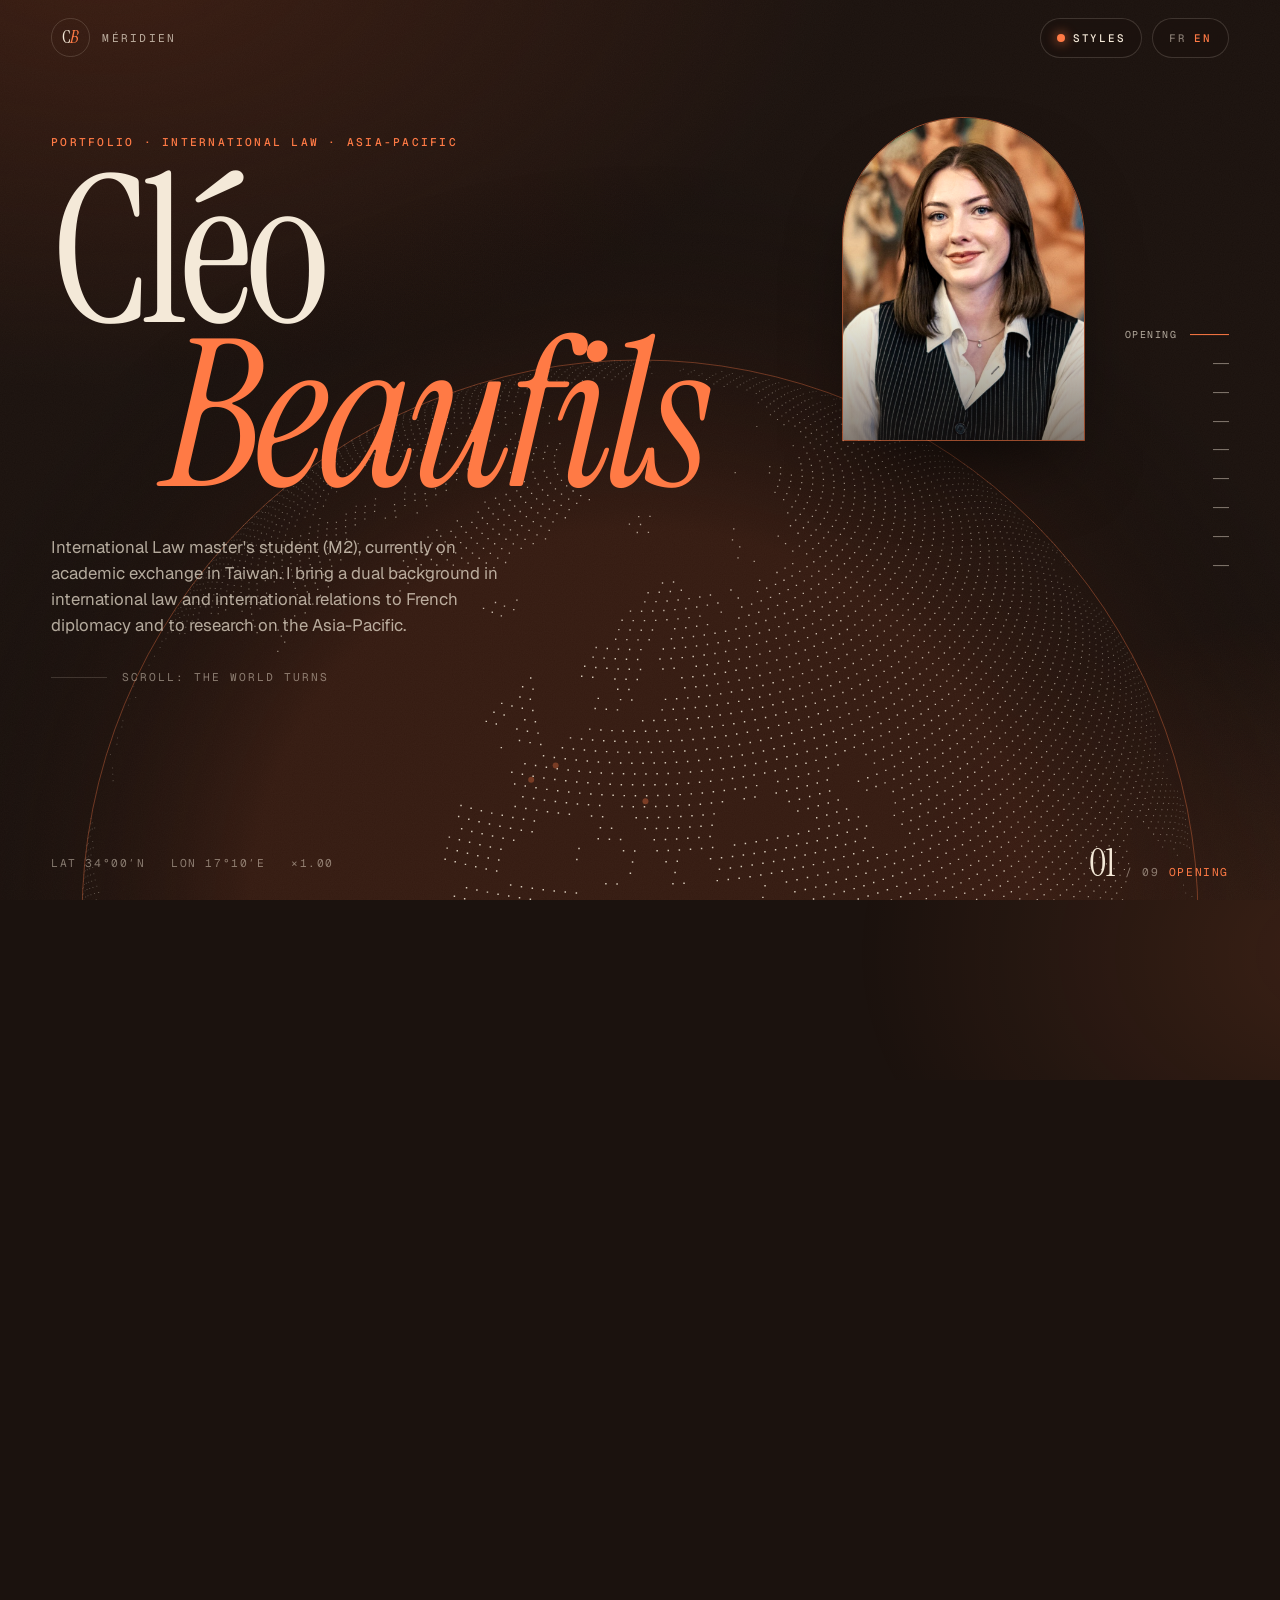
<file: meridien/index.html>
<!doctype html>
<html lang="fr">
<head>
  <meta charset="utf-8">
  <meta name="viewport" content="width=device-width, initial-scale=1, viewport-fit=cover">
  <title>Méridien · Cléo Beaufils</title>
  <meta name="description" content="Cléo Beaufils, droit international et Asie-Pacifique : un portfolio qui fait tourner le monde, de Tours à Zhongli.">
  <meta name="theme-color" content="#1b120e">
  <meta name="color-scheme" content="dark">
  <link rel="canonical" href="https://yannickdurindel.github.io/cleoportfolio/meridien/">
  <meta property="og:type" content="profile">
  <meta property="og:title" content="Cléo Beaufils · Méridien">
  <meta property="og:description" content="Droit international et Asie-Pacifique. De Tours à Zhongli, un portfolio qui fait tourner le monde.">
  <meta property="og:url" content="https://yannickdurindel.github.io/cleoportfolio/meridien/">
  <meta property="og:image" content="https://yannickdurindel.github.io/cleoportfolio/assets/img/og.jpg">
  <link rel="icon" href="../favicon.svg" type="image/svg+xml">
  <link rel="icon" href="../assets/img/favicon-32.png" sizes="32x32" type="image/png">
  <link rel="apple-touch-icon" href="../assets/img/apple-touch-icon.png">
  <link rel="preconnect" href="https://fonts.googleapis.com">
  <link rel="preconnect" href="https://fonts.gstatic.com" crossorigin>
  <link rel="stylesheet" href="https://fonts.googleapis.com/css2?family=Instrument+Serif:ital@0;1&family=Geist:wght@300..600&family=Geist+Mono:wght@400;500&display=swap">
  <link rel="stylesheet" href="meridien.css?v=20261030g">
  <script type="module" src="meridien.js?v=20261030g"></script>
</head>
<body>
  <a class="skip" href="#c-1">Aller au contenu</a>

  <!-- fixed stage: everything visible lives here; the page itself only provides scroll distance -->
  <div class="stage" aria-hidden="true">
    <canvas class="globe" data-globe></canvas>
    <div class="grain"></div>
  </div>

  <header class="hud hud--top">
    <a class="mark" href="#c-0"><span>C<i>B</i></span><em>Méridien</em></a>
    <div class="hud__right">
      <details class="styles" data-styles>
        <summary data-styles-label>Styles</summary>
        <ul>
          <li><a data-style-link="depeche" href="../"></a></li>
          <li><a data-style-link="convention" href="../convention/"></a></li>
          <li><a data-style-link="meridien" href="./" aria-current="page"></a></li>
        </ul>
      </details>
      <button class="lng" type="button" data-lang><span data-l="fr">FR</span><span data-l="en">EN</span></button>
    </div>
  </header>

  <nav class="rail" aria-label="Chapitres" data-rail></nav>

  <div class="hud hud--bottom" aria-hidden="true">
    <p class="readout" data-readout></p>
    <p class="counter"><span data-count>01</span><span class="counter__of">/ 09</span><span class="counter__name" data-count-name></span></p>
  </div>

  <main data-chapters></main>

  <noscript><p class="noscript">Ce design a besoin de JavaScript. <a href="../">Version dépêche</a> · <a href="../convention/">version traité</a>.</p></noscript>
</body>
</html>
</file>
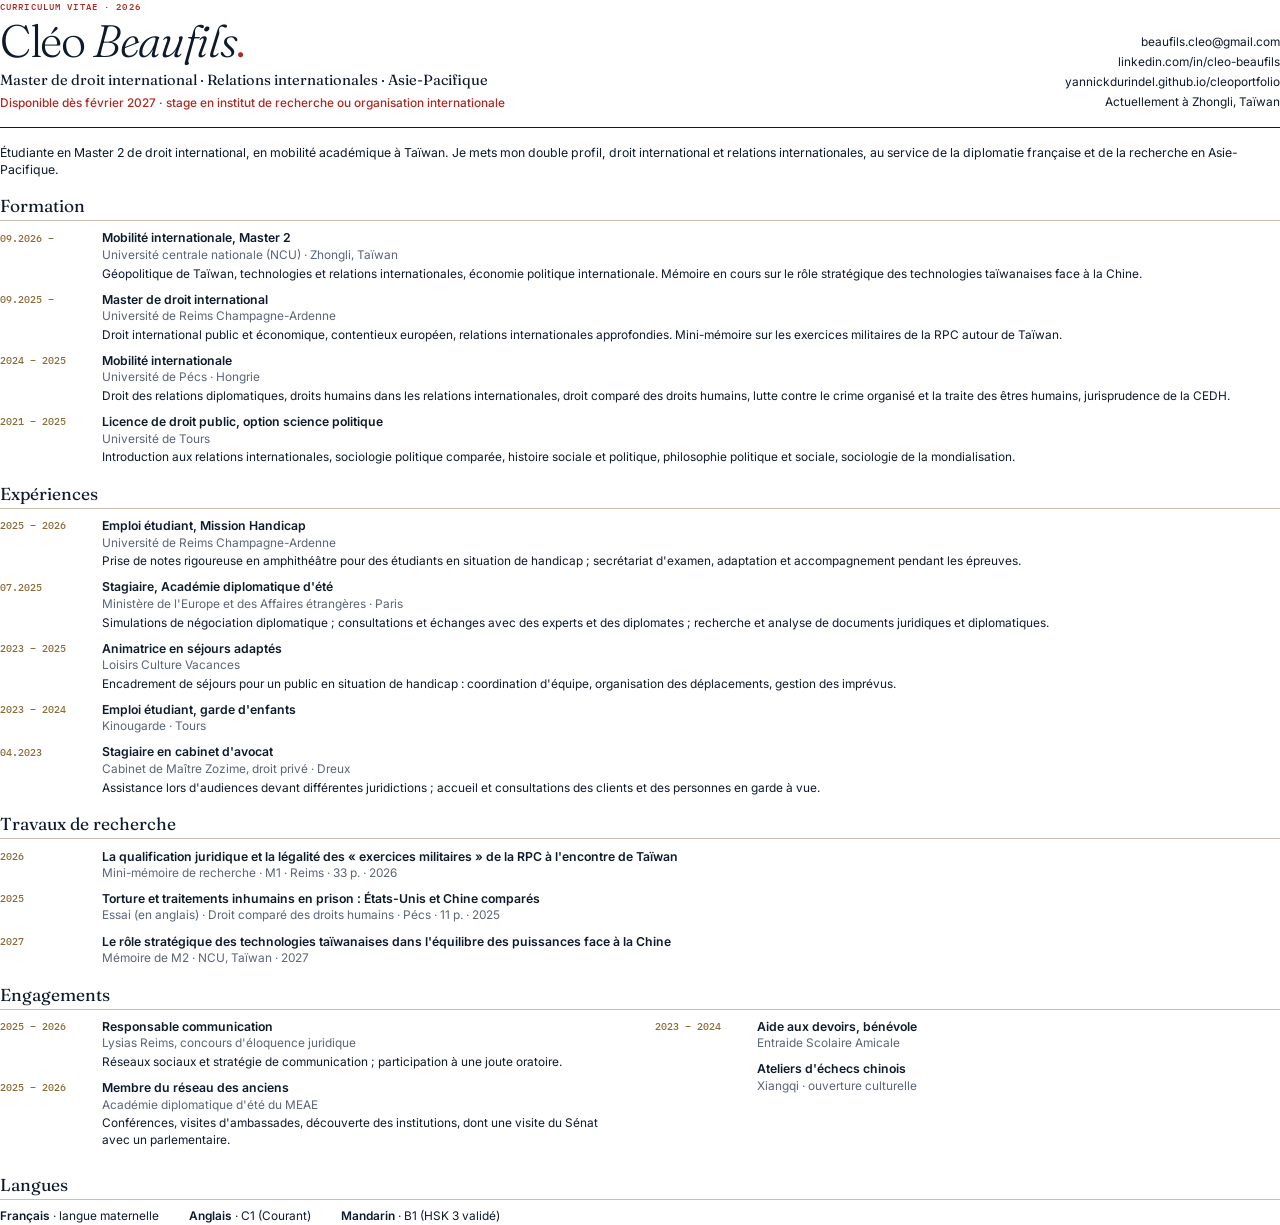
<file: tools/cv.html>
<!doctype html>
<html><head><meta charset="utf-8">
<!-- CV rendered from content.json. Built to assets/cv/*.pdf by tools/build-assets.mjs (?l=fr or ?l=en). -->
<link rel="stylesheet" href="https://fonts.googleapis.com/css2?family=Fraunces:ital,opsz,wght@0,9..144,300;0,9..144,400;1,9..144,300&family=IBM+Plex+Mono:wght@500&family=Inter:wght@400;500;600&display=block">
<style>
  @page { size: A4; margin: 14mm 16mm 12mm; }
  * { box-sizing: border-box; margin: 0; padding: 0; }
  body { font: 8.9pt/1.42 Inter, sans-serif; color: #0e1a2b; }
  .mono { font: 500 7pt 'IBM Plex Mono', monospace; letter-spacing: .12em; text-transform: uppercase; color: #b0281f; }
  header { display: grid; grid-template-columns: 1fr auto; gap: 6mm; align-items: end; border-bottom: 1.2pt solid #0e1a2b; padding-bottom: 4mm; }
  h1 { font: 300 34pt/.9 Fraunces, serif; letter-spacing: -.03em; margin: 2mm 0 2.5mm; }
  h1 b { color: #b0281f; font-weight: 300; }
  .sub { font: 400 11pt/1.3 Fraunces, serif; }
  .status { margin-top: 1.5mm; font-weight: 500; color: #b0281f; }
  .contact { text-align: right; line-height: 1.7; }
  .contact a { color: inherit; text-decoration: none; }
  .profile { margin: 4mm 0 1mm; font-size: 9.2pt; }
  h2 { font: 400 13pt Fraunces, serif; border-bottom: .6pt solid #c9bfae; padding-bottom: 1mm; margin: 4.5mm 0 2.2mm; display: flex; justify-content: space-between; align-items: baseline; }
  .it { display: grid; grid-template-columns: 24mm 1fr; gap: 3mm; margin-bottom: 2.2mm; break-inside: avoid; }
  .it .p { font: 500 7.2pt 'IBM Plex Mono', monospace; color: #8a6b35; padding-top: .6mm; }
  .it h3 { font-size: 9.2pt; font-weight: 600; }
  .it .o { color: #5b6577; }
  .it .t { margin-top: .5mm; }
  .cols { display: grid; grid-template-columns: 1fr 1fr; gap: 0 8mm; }
  .langs { display: flex; gap: 8mm; }
  .langs b { font-weight: 600; }
</style></head>
<body>
<header>
  <div>
    <p class="mono" id="k"></p>
    <h1>Cléo <i>Beaufils</i><b>.</b></h1>
    <p class="sub" id="sub"></p>
    <p class="status" id="status"></p>
  </div>
  <div class="contact" id="contact"></div>
</header>
<p class="profile" id="profile"></p>
<div id="c"></div>
<script type="module">
  const l = new URLSearchParams(location.search).get('l') === 'en' ? 'en' : 'fr';
  const C = await (await fetch('../content.json')).json();
  const t = (v) => (v && typeof v === 'object') ? (v[l] ?? v.fr) : (v ?? '');
  const esc = (s) => String(s).replace(/[&<>"]/g, (c) => ({ '&': '&amp;', '<': '&lt;', '>': '&gt;', '"': '&quot;' }[c]));
  const L = l === 'en'
    ? { k: 'Curriculum vitae · 2026', edu: 'Education', exp: 'Experience', res: 'Research', eng: 'Commitments', lng: 'Languages', site: 'Portfolio', native: 'native', sub: "Master's in International Law · International relations · Asia-Pacific" }
    : { k: 'Curriculum vitae · 2026', edu: 'Formation', exp: 'Expériences', res: 'Travaux de recherche', eng: 'Engagements', lng: 'Langues', site: 'Portfolio', native: 'langue maternelle', sub: 'Master de droit international · Relations internationales · Asie-Pacifique' };
  document.documentElement.lang = l;
  document.getElementById('k').textContent = L.k;
  document.getElementById('sub').textContent = L.sub;
  document.getElementById('status').textContent = t(C.hero.status);
  const mail = C.contact.emailParts[0] + '@' + C.contact.emailParts[1] + '.' + C.contact.emailParts[2];
  document.getElementById('contact').innerHTML = `<a href="mailto:${mail}">${mail}</a><br>
    <a href="https://www.linkedin.com/in/cleo-beaufils/">linkedin.com/in/cleo-beaufils</a><br>
    <a href="https://yannickdurindel.github.io/cleoportfolio/">yannickdurindel.github.io/cleoportfolio</a><br>${esc(t(C.contact.location).split(' · ')[0])}`;
  document.getElementById('profile').textContent = t(C.hero.tagline);
  const item = (e) => `<div class="it"><p class="p">${esc(e.period)}</p><div><h3>${esc(t(e.role))}</h3><p class="o">${esc(t(e.org))}</p>${t(e.text) ? `<p class="t">${esc(t(e.text))}</p>` : ''}</div></div>`;
  const P = C.parcours;
  const res = C.dossiers.items.map((f) => item({ period: t(f.meta).split(' · ').pop(), role: f.title, org: { fr: `${t(f.type)} · ${t(f.meta)}`, en: `${t(f.type)} · ${t(f.meta)}` } })).join('');
  const langs = C.langues.items.map((x) => `<span><b>${esc(t(x.name))}</b> · ${x.level === 'native' ? L.native : x.level}${x.level === 'native' ? '' : ` (${esc(t(x.note).split(' · ')[0])})`}</span>`).join('');
  document.getElementById('c').innerHTML = `
    <h2>${L.edu}</h2>${P.education.map(item).join('')}
    <h2>${L.exp}</h2>${P.experience.map(item).join('')}
    <h2>${L.res}</h2>${res}
    <h2>${L.eng}</h2><div class="cols"><div>${P.engagements.slice(0, 2).map(item).join('')}</div><div>${P.engagements.slice(2).map(item).join('')}</div></div>
    <h2>${L.lng}</h2><p class="langs">${langs}</p>`;
  await document.fonts.ready;
  document.body.dataset.ready = '';
</script>
</body></html>
</file>
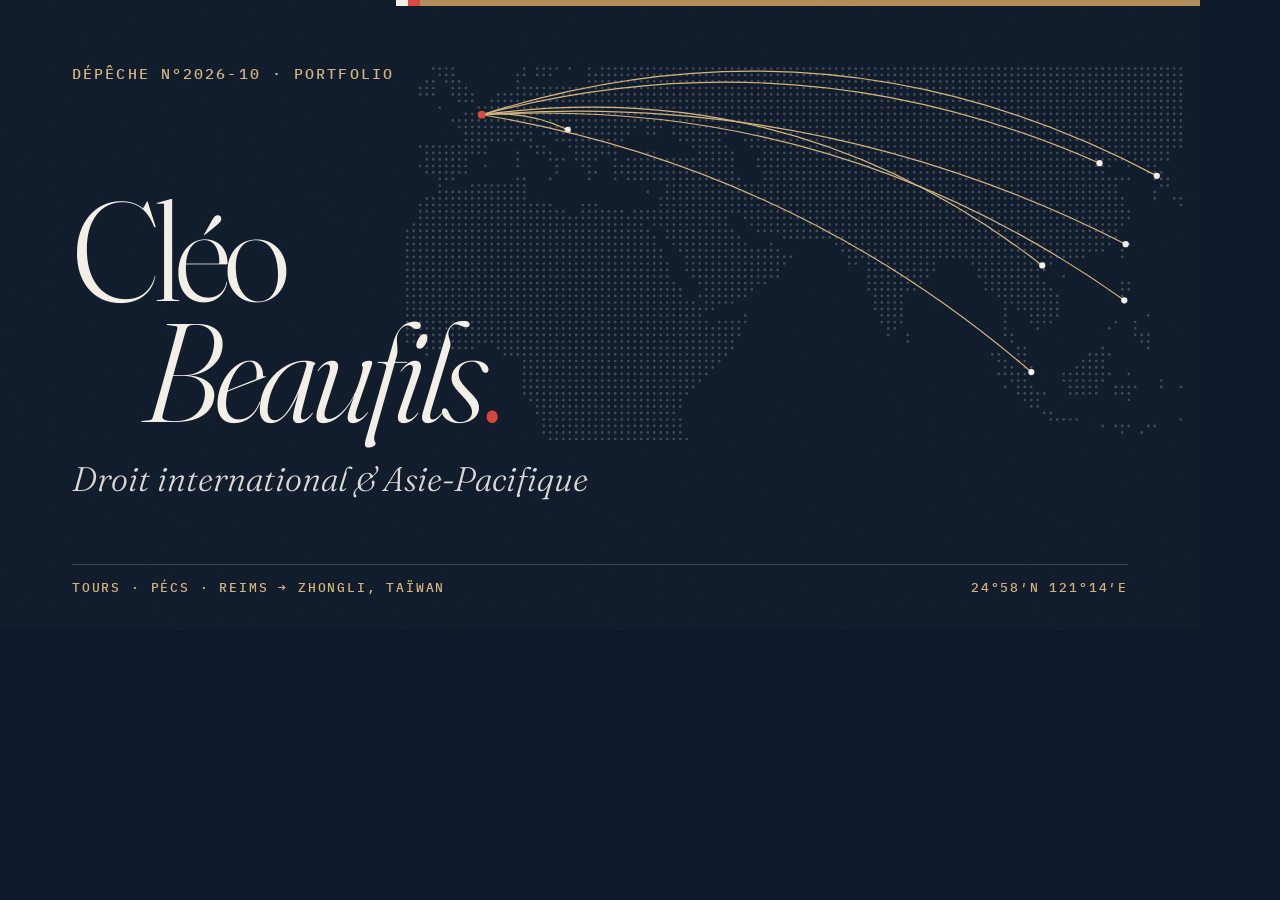
<file: tools/og.html>
<!doctype html>
<html lang="fr"><head><meta charset="utf-8">
<!-- 1200x630 Open Graph card. Rendered to assets/img/og.jpg by tools/build-assets.mjs -->
<link rel="stylesheet" href="https://fonts.googleapis.com/css2?family=Fraunces:ital,opsz,wght@0,9..144,300;1,9..144,300&family=IBM+Plex+Mono:wght@500&family=Inter:wght@400&display=block">
<style>
  html, body { margin: 0; width: 1200px; height: 630px; overflow: hidden; }
  body { background: #0e1a2b; color: #f4efe6; font-family: Inter, sans-serif; position: relative; }
  .grain { position: absolute; inset: 0; opacity: .5; mix-blend-mode: screen; background-image: url("data:image/svg+xml,%3Csvg xmlns='http://www.w3.org/2000/svg' width='220' height='220'%3E%3Cfilter id='n'%3E%3CfeTurbulence type='fractalNoise' baseFrequency='.85' numOctaves='3' stitchTiles='stitch'/%3E%3CfeColorMatrix values='0 0 0 0 1  0 0 0 0 1  0 0 0 0 1  0 0 0 .05 0'/%3E%3C/filter%3E%3Crect width='100%25' height='100%25' filter='url(%23n)'/%3E%3C/svg%3E"); }
  .map { position: absolute; right: 16px; top: 34px; width: 780px; opacity: 1; }
  .map .dots { stroke: rgba(244,239,230,.22); stroke-width: 3.4; stroke-linecap: round; fill: none; }
  .map .arc { fill: none; stroke: #d4b47c; stroke-width: 1.5; }
  .map .city { fill: #f4efe6; } .map .origin { fill: #d9473c; }
  .txt { position: absolute; left: 72px; top: 64px; bottom: 60px; display: flex; flex-direction: column; }
  .mono { font: 500 15px 'IBM Plex Mono', monospace; letter-spacing: .14em; text-transform: uppercase; color: #d4b47c; }
  h1 { font: 300 140px/.86 Fraunces, serif; letter-spacing: -.045em; margin: auto 0 26px; font-variation-settings: "opsz" 144; }
  h1 i { display: block; padding-left: 70px; }
  h1 b { color: #d9473c; font-weight: 300; font-style: normal; }
  .sub { font: 300 italic 34px Fraunces, serif; color: #f4efe6; opacity: .9; }
  .rule { position: absolute; left: 0; right: 0; top: 0; height: 6px; background: linear-gradient(90deg, #0e1a2b 0 33%, #f4efe6 33% 34%, #d9473c 34% 35%, #b08d57 35%); }
  .foot { position: absolute; left: 72px; right: 72px; bottom: 34px; display: flex; justify-content: space-between; border-top: 1px solid rgba(244,239,230,.2); padding-top: 14px; font-size: 13px; }
  .txt .mono { margin-bottom: 0; }
</style></head>
<body>
<div class="rule"></div>
<svg class="map" viewBox="0 -40 1000 520" id="map"></svg>
<div class="grain"></div>
<div class="txt">
  <p class="mono" style="margin:0">Dépêche N°2026-10 · Portfolio</p>
  <h1>Cléo<i>Beaufils<b>.</b></i></h1>
  <p class="sub" style="margin:0 0 70px">Droit international &amp; Asie-Pacifique</p>
</div>
<div class="foot mono"><span>Tours · Pécs · Reims → Zhongli, Taïwan</span><span>24°58′N 121°14′E</span></div>
<script type="module">
  import { MAP_DOTS } from '../assets/js/map-dots.js';
  const K = 1000 / 144, P = (lon, lat) => [(lon + 12) * K, (58 - lat) * K];
  const C = [[18.23, 46.07], [116.41, 39.9], [126.98, 37.57], [121.23, 24.95], [120.98, 14.6], [105.83, 21.03], [103.82, 1.35]];
  const o = P(2.35, 48.86);
  let s = `<path class="dots" d="${MAP_DOTS}"/>`;
  C.forEach(([lon, lat], i) => {
    const [x, y] = P(lon, lat), mx = (o[0] + x) / 2, my = (o[1] + y) / 2, dx = x - o[0], dy = y - o[1], l = Math.hypot(dx, dy);
    let nx = -dy / l, ny = dx / l; if (ny > 0) { nx = -nx; ny = -ny; }
    const b = .14 + (i % 3) * .035;
    s += `<path class="arc" d="M${o[0]} ${o[1]}Q${mx + nx * l * b} ${my + ny * l * b} ${x} ${y}"/><circle class="city" cx="${x}" cy="${y}" r="4"/>`;
  });
  s += `<circle class="origin" cx="${o[0]}" cy="${o[1]}" r="5"/>`;
  document.getElementById('map').innerHTML = s;
  document.fonts.ready.then(() => document.body.dataset.ready = '1');
</script>
</body></html>
</file>
<file: assets/css/style.css>
/* ==========================================================================
   Cléo Beaufils · « La dépêche diplomatique »
   Palette: night blue, paper, discreet vermilion, brass. Mobile first.
   ========================================================================== */

:root {
  --paper: #f4efe6;
  --paper-2: #ebe4d5;
  --paper-3: #e1d8c6;
  --ink: #0e1a2b;
  --ink-2: #2f3b4d;
  --ink-3: #5b6577;          /* muted text, 5.3:1 on paper */
  --rule: rgba(14, 26, 43, .18);
  --rule-strong: rgba(14, 26, 43, .55);
  --red: #b0281f;            /* 5.9:1 on paper */
  --red-soft: #d9473c;
  --brass: #b08d57;          /* decorative on paper, text on ink */
  --brass-ink: #7a5a2b;      /* brass for text on paper, 5.6:1 */
  --brass-light: #d4b47c;

  --serif: "Fraunces", "Iowan Old Style", "Palatino Linotype", Georgia, serif;
  --sans: "Inter", system-ui, -apple-system, "Segoe UI", Roboto, sans-serif;
  --mono: "IBM Plex Mono", ui-monospace, "SFMono-Regular", Menlo, monospace;
  --script-zh: "Noto Serif TC", "Noto Serif CJK TC", "PMingLiU", var(--serif);

  --gutter: 1.25rem;
  --wrap: 78rem;
  --ease: cubic-bezier(.2, .7, .1, 1);
  --ease-io: cubic-bezier(.7, 0, .2, 1);
  --head-h: 3.5rem;
}

@media (min-width: 48rem) { :root { --gutter: 2.5rem; --head-h: 4rem; } }

/* ---------- Base ---------- */
*, *::before, *::after { box-sizing: border-box; }
html { -webkit-text-size-adjust: 100%; scroll-behavior: smooth; scroll-padding-top: calc(var(--head-h) + 1rem); }
body {
  margin: 0;
  background: var(--paper);
  color: var(--ink);
  font: 400 1rem/1.65 var(--sans);
  font-feature-settings: "ss01", "cv11";
  -webkit-font-smoothing: antialiased;
  text-rendering: optimizeLegibility;
  overflow-x: hidden;
  overflow-x: clip;
}
html { overflow-x: clip; }
/* paper grain */
body::before {
  content: "";
  position: fixed; inset: 0;
  z-index: 100;
  pointer-events: none;
  opacity: .32;
  mix-blend-mode: multiply;
  background-image: url("data:image/svg+xml,%3Csvg xmlns='http://www.w3.org/2000/svg' width='220' height='220'%3E%3Cfilter id='n'%3E%3CfeTurbulence type='fractalNoise' baseFrequency='.85' numOctaves='3' stitchTiles='stitch'/%3E%3CfeColorMatrix values='0 0 0 0 .35  0 0 0 0 .3  0 0 0 0 .22  0 0 0 .22 0'/%3E%3C/filter%3E%3Crect width='100%25' height='100%25' filter='url(%23n)'/%3E%3C/svg%3E");
}
img, svg { display: block; max-width: 100%; }
a { color: inherit; }
button { font: inherit; color: inherit; background: none; border: 0; padding: 0; cursor: pointer; }
h1, h2, h3, p, ol, ul, figure, blockquote { margin: 0; }
ol, ul { padding: 0; list-style: none; }
::selection { background: var(--ink); color: var(--paper); }

:focus-visible { outline: 2px solid var(--red); outline-offset: 3px; border-radius: 2px; }
.section--ink :focus-visible, .plate :focus-visible { outline-color: var(--brass-light); }

.wrap { width: 100%; max-width: var(--wrap); margin-inline: auto; padding-inline: var(--gutter); }
.mono { font-family: var(--mono); font-size: .72rem; letter-spacing: .08em; text-transform: uppercase; }

.skip {
  position: fixed; left: 1rem; top: 1rem; z-index: 200; transform: translateY(-300%);
  background: var(--ink); color: var(--paper); padding: .6rem 1rem; text-decoration: none;
  transition: transform .2s;
}
.skip:focus { transform: none; }

.sr { position: absolute; width: 1px; height: 1px; overflow: hidden; clip: rect(0 0 0 0); clip-path: inset(50%); white-space: nowrap; }
.noscript { padding: 2rem var(--gutter); text-align: center; font-family: var(--mono); }

/* reading progress */
.progress { position: fixed; inset: 0 0 auto; height: 2px; z-index: 60; pointer-events: none; }
.progress span { display: block; height: 100%; background: var(--red); transform-origin: 0 50%; transform: scaleX(0); }

/* ---------- Masthead ---------- */
.masthead {
  position: sticky; top: 0; z-index: 50;
  height: var(--head-h);
  background: color-mix(in srgb, var(--paper) 86%, transparent);
  -webkit-backdrop-filter: blur(10px) saturate(1.2);
  backdrop-filter: blur(10px) saturate(1.2);
  border-bottom: 1px solid var(--rule);
}
.masthead__inner {
  height: 100%; max-width: var(--wrap); margin-inline: auto; padding-inline: var(--gutter);
  display: flex; align-items: center; gap: 1.5rem;
}
.monogram {
  display: grid; place-items: center;
  width: 2.25rem; height: 2.25rem;
  border: 1px solid var(--ink);
  border-radius: 50%;
  font: 500 .95rem/1 var(--serif);
  letter-spacing: -.04em;
  text-decoration: none;
  transition: background .3s, color .3s;
}
.monogram i { font-style: italic; color: var(--red); margin-left: .02em; }
.monogram:hover { background: var(--ink); color: var(--paper); }
.monogram:hover i { color: var(--brass-light); }

.nav { display: none; margin-left: auto; }
.nav ol { display: flex; gap: 1.6rem; }
.nav a {
  position: relative; text-decoration: none; font-size: .86rem; color: var(--ink-2);
  padding-block: .4rem;
}
.nav__n { font: 500 .62rem var(--mono); color: var(--brass-ink); vertical-align: super; margin-right: .1rem; }
.nav a::after {
  content: ""; position: absolute; left: 0; right: 0; bottom: 0; height: 1px; background: var(--red);
  transform: scaleX(0); transform-origin: 100% 50%; transition: transform .45s var(--ease);
}
.nav a:hover::after, .nav a[aria-current="true"]::after { transform: scaleX(1); transform-origin: 0 50%; }
.nav a[aria-current="true"] { color: var(--ink); }

.lang {
  margin-left: auto;
  display: inline-flex; align-items: center; gap: .3rem;
  font: 500 .72rem var(--mono); letter-spacing: .1em;
  padding: .5rem .2rem; min-height: 44px;
}
.lang__opt { color: var(--ink-3); transition: color .2s; }
.lang__opt.is-on { color: var(--ink); text-decoration: underline; text-decoration-color: var(--red); text-underline-offset: 4px; }
.lang:hover .lang__opt { color: var(--ink); }
.lang__sep { color: var(--rule-strong); }
.styles { position: relative; margin-left: auto; }
.styles summary {
  list-style: none; cursor: pointer; display: inline-flex; align-items: center; gap: .45rem; min-height: 44px;
  font: 500 .68rem var(--mono); letter-spacing: .1em; text-transform: uppercase;
  color: var(--ink); padding: .35rem .8rem; border: 1px solid var(--rule-strong); border-radius: 2rem;
  transition: background .3s, color .3s;
}
.styles summary::-webkit-details-marker { display: none; }
.styles summary svg { width: .85rem; height: .85rem; fill: none; stroke: currentColor; stroke-width: 1.3; }
.styles summary:hover, .styles[open] summary { background: var(--ink); color: var(--paper); }
.styles ul {
  position: absolute; right: 0; top: calc(100% + .4rem); z-index: 60; min-width: 10.5rem; margin: 0; padding: .35rem; list-style: none;
  background: var(--paper); border: 1px solid var(--rule-strong); box-shadow: 0 18px 40px -18px rgba(14, 26, 43, .45);
}
.styles a { display: block; padding: .55rem .8rem; text-decoration: none; font: 400 1.05rem var(--serif); color: var(--ink-2); }
.styles a:hover { background: var(--paper-2); color: var(--ink); }
.styles a[aria-current] { color: var(--red); }
.styles + .lang { margin-left: 0; }
@media (max-width: 30rem) { .styles summary span { display: none; } .styles summary { padding: .35rem .7rem; } }

.menu-btn {
  width: 44px; height: 44px; display: grid; place-content: center; gap: 6px; margin-right: -10px;
}
.menu-btn span { display: block; width: 22px; height: 1.5px; background: var(--ink); transition: transform .4s var(--ease); }
.menu-btn[aria-expanded="true"] span:first-child { transform: translateY(3.75px) rotate(45deg); }
.menu-btn[aria-expanded="true"] span:last-child { transform: translateY(-3.75px) rotate(-45deg); }

.menu {
  position: fixed; inset: var(--head-h) 0 0; z-index: 49;
  background: var(--paper);
  padding: 2rem var(--gutter);
  overflow-y: auto;
}
.menu__list li { border-bottom: 1px solid var(--rule); }
.menu__list a {
  display: flex; align-items: baseline; gap: 1rem; padding: 1rem 0;
  font: 300 2.2rem/1.1 var(--serif); text-decoration: none;
}
.menu__list .mono { color: var(--brass-ink); }
.menu.is-open .menu__list li { animation: menuIn .6s var(--ease) both; }
.menu.is-open .menu__list li:nth-child(2) { animation-delay: .04s; }
.menu.is-open .menu__list li:nth-child(3) { animation-delay: .08s; }
.menu.is-open .menu__list li:nth-child(4) { animation-delay: .12s; }
.menu.is-open .menu__list li:nth-child(5) { animation-delay: .16s; }
.menu.is-open .menu__list li:nth-child(6) { animation-delay: .2s; }
@keyframes menuIn { from { opacity: 0; transform: translateY(14px); } }

@media (min-width: 62rem) {
  .nav { display: block; }
  .lang, .styles { margin-left: 0; }
  .menu-btn, .menu { display: none !important; }
}

/* ---------- Buttons ---------- */
.btn {
  --bg: transparent; --fg: var(--ink); --bd: var(--ink);
  position: relative; overflow: hidden; isolation: isolate;
  display: inline-flex; align-items: center; justify-content: center; gap: .7rem;
  min-height: 3rem; padding: .8rem 1.4rem;
  border: 1px solid var(--bd); background: var(--bg); color: var(--fg);
  font: 500 .9rem var(--sans); letter-spacing: .01em; text-decoration: none;
  transition: color .45s var(--ease);
}
.btn svg { width: 1rem; height: 1rem; fill: none; stroke: currentColor; stroke-width: 1.4; stroke-linecap: round; stroke-linejoin: round; transition: transform .45s var(--ease); }
.btn::before {
  content: ""; position: absolute; inset: 0; z-index: -1;
  background: var(--fill, var(--red));
  transform: translateY(101%); transition: transform .5s var(--ease);
}
.btn:hover::before, .btn:focus-visible::before { transform: translateY(0); }
.btn--solid { --bg: var(--ink); --fg: var(--paper); --fill: var(--red); --bd: var(--ink); }
.btn--solid:hover { --bd: var(--red); }
.btn--solid:hover svg { transform: translateY(2px); }
.btn--ghost { --fill: var(--ink); }
.btn--ghost:hover { color: var(--paper); }
.btn--ghost:hover svg { transform: translateX(3px); }
.btn--paper { --bd: var(--brass); --fg: var(--paper); --fill: var(--brass); }
.btn--paper:hover { color: var(--ink); }

/* ---------- Hero ---------- */
.hero { padding-top: 1.25rem; }
.dateline {
  display: flex; flex-wrap: wrap; align-items: center; gap: .35rem .8rem;
  color: var(--ink-3);
  padding-bottom: .9rem; border-bottom: 1px solid var(--ink);
  position: relative;
}
.dateline::after { content: ""; position: absolute; left: 0; right: 0; bottom: -4px; height: 1px; background: var(--rule); }
.dateline__sep { width: 4px; height: 4px; border-radius: 50%; background: var(--brass); }

.hero__grid { display: grid; gap: 2.5rem; padding-block: 2rem 3rem; }
.hero__kicker { color: var(--red); margin-bottom: 1.6rem; }

.hello { display: flex; align-items: baseline; flex-wrap: wrap; gap: .2rem .6rem; font: 300 italic clamp(1.4rem, 4.5vw, 2rem)/1.2 var(--serif); color: var(--ink-2); }
.hello__word {
  position: relative; display: inline-block; height: 1.3em; overflow: hidden; vertical-align: bottom;
  font: inherit; font-style: normal; font-weight: 400; color: var(--ink);
  border-bottom: 1px dashed var(--rule-strong);
  transition: width .6s var(--ease);
}
.hello__track { display: block; }
.hello__item { display: block; height: 1.3em; line-height: 1.3em; white-space: nowrap; }
.hello__item[lang="zh-Hant"] { font-family: var(--script-zh); font-size: .9em; }
.lng__native[lang="zh-Hant"] { font-family: var(--script-zh); }
.hello__lang { font-style: normal; color: var(--brass-ink); font-size: .62rem; min-width: 8ch; }
.hello__suffix { width: 100%; }

.hero__name {
  font-family: var(--serif);
  font-weight: 300;
  font-size: clamp(4.4rem, 22vw, 14.5rem);
  line-height: .86;
  letter-spacing: -.045em;
  font-variation-settings: "opsz" 144;
  margin: .6rem 0 1.8rem -.05em;
}
.hero__name .line { display: block; overflow: hidden; padding-bottom: .06em; }
.hero__name .line__in { display: inline-block; }
.hero__name .line--it { font-style: italic; font-weight: 300; padding-left: .45em; }
.hero__name .line--it .line__in { position: relative; }
.hero__name .line--it .line__in::after { /* discreet red period, like a signature */
  content: "."; color: var(--red); font-style: normal;
}
.hero__tagline { max-width: 34rem; font-size: 1.08rem; color: var(--ink-2); margin-bottom: 1.4rem; }
.status { display: flex; align-items: center; gap: .6rem; font-size: .85rem; color: var(--ink-2); margin-bottom: 2rem; }
.status__dot { width: .5rem; height: .5rem; border-radius: 50%; background: var(--red); box-shadow: 0 0 0 0 rgba(176, 40, 31, .5); animation: pulse 2.4s infinite; }
@keyframes pulse { 70% { box-shadow: 0 0 0 .6rem rgba(176, 40, 31, 0); } 100% { box-shadow: 0 0 0 0 rgba(176, 40, 31, 0); } }
.cta { display: flex; flex-wrap: wrap; gap: .8rem; }
.cta .btn { flex: 1 1 12rem; }

/* portrait */
.portrait { position: relative; max-width: 26rem; justify-self: center; width: 100%; }
.portrait__frame {
  position: relative; aspect-ratio: 4 / 5; overflow: hidden;
  background: var(--ink);
  outline: 1px solid var(--ink); outline-offset: 6px;
}
.portrait__frame img { width: 100%; height: 100%; object-fit: cover; filter: grayscale(.15) contrast(1.02); }
.portrait__ph { position: absolute; inset: 0; width: 100%; height: 100%; }
.portrait figcaption { margin-top: 1rem; color: var(--ink-3); display: flex; justify-content: space-between; }
.portrait__stamp { position: absolute; width: 9rem; right: -.4rem; bottom: 2.4rem; transform: rotate(-14deg); pointer-events: none; }

@media (min-width: 48rem) {
  .cta .btn { flex: 0 0 auto; }
}
@media (min-width: 62rem) {
  .hero__grid { grid-template-columns: minmax(0, 1fr) minmax(18rem, 24rem); align-items: end; gap: 4rem; padding-block: 3rem 4.5rem; }
  .hello__suffix { width: auto; }
  .portrait { justify-self: end; margin-bottom: 1rem; }
  .portrait__stamp { right: auto; left: -4.5rem; bottom: 4rem; width: 10.5rem; }
}

/* ---------- Plate: clocks + map (night blue) ---------- */
.plate { background: var(--ink); color: var(--paper); position: relative; overflow: hidden; }
.plate::before { /* brass hairline */
  content: ""; position: absolute; inset: 0 0 auto; height: 3px;
  background: linear-gradient(90deg, var(--ink) 0 33%, var(--paper) 33% 34%, var(--red) 34% 35%, var(--brass) 35% 100%);
  opacity: .9;
}
.clocks { max-width: var(--wrap); margin-inline: auto; padding: 1.4rem var(--gutter) 0; }
.clocks__label { color: var(--brass-light); margin-bottom: .9rem; }
.clocks__list {
  display: grid; grid-auto-flow: column; grid-auto-columns: minmax(10.5rem, 1fr);
  overflow-x: auto; scroll-snap-type: x mandatory; scrollbar-width: none;
  border-top: 1px solid rgba(244, 239, 230, .16); border-bottom: 1px solid rgba(244, 239, 230, .16);
  margin-inline: calc(var(--gutter) * -1); padding-inline: var(--gutter);
}
.clocks__list::-webkit-scrollbar { display: none; }
.clock {
  scroll-snap-align: start;
  display: grid; grid-template-columns: auto 1fr; gap: 0 .75rem; align-items: center;
  padding: .9rem .9rem .9rem 0;
}
.clock + .clock { border-left: 1px solid rgba(244, 239, 230, .16); padding-left: .9rem; }
.clock__dial { grid-row: span 2; width: 2.4rem; height: 2.4rem; min-width: 2.4rem; }
.clock__dial circle { fill: none; stroke: rgba(244, 239, 230, .35); }
.clock__dial .tick { stroke: rgba(244, 239, 230, .5); stroke-width: 1; }
.clock__dial .h, .clock__dial .m { stroke: var(--paper); stroke-linecap: round; }
.clock__dial .h { stroke-width: 2; }
.clock__dial .m { stroke-width: 1.2; }
.clock__dial .s { stroke: var(--red-soft); stroke-width: .8; }
.clock__dial.is-night circle.face { fill: rgba(244, 239, 230, .06); }
.clock__city { font: 400 1.02rem/1.2 var(--serif); }
.clock__time { font: 400 .78rem var(--mono); letter-spacing: .06em; color: var(--brass-light); font-variant-numeric: tabular-nums; }
.clock__time small { color: rgba(244, 239, 230, .6); font-size: .64rem; margin-left: .4rem; white-space: nowrap; }
@media (min-width: 62rem) { .clocks__list { margin-inline: 0; padding-inline: 0; overflow: visible; } }

/* ---------- Maps ---------- */
.map { position: relative; }
.map--hero { max-width: var(--wrap); margin-inline: auto; padding: 1rem var(--gutter) 1.6rem; }
.map__svg { width: 100%; height: auto; overflow: hidden; }
.map__dots { fill: none; stroke-linecap: round; }
.map--hero .map__dots { stroke: rgba(244, 239, 230, .3); stroke-width: 3.4; }
.map__grat { fill: none; stroke: rgba(244, 239, 230, .08); stroke-width: .8; }
.map__grat--eq { stroke: rgba(212, 180, 124, .4); stroke-dasharray: 2 5; }
.map__gratlabel { fill: rgba(212, 180, 124, .75); font: 500 9px var(--mono); letter-spacing: .1em; }
.map__arc { fill: none; stroke: var(--brass-light); stroke-width: 1.3; stroke-linecap: round; }
.map__arc--glow { stroke: var(--brass); stroke-width: 5; opacity: .12; }
.map__city { fill: var(--paper); }
.map__city--origin { fill: var(--red-soft); }
.map__ring { fill: none; stroke: var(--red-soft); stroke-width: 1; }
.map__label { fill: var(--paper); font: 400 15px var(--serif); }
.map__sub { fill: var(--brass-light); font: 500 8.5px var(--mono); letter-spacing: .08em; }
.map__traveller { fill: var(--red-soft); }
.map__cap { color: rgba(244, 239, 230, .65); margin-top: .6rem; text-transform: none; letter-spacing: .03em; font-size: .7rem; }
.map__offscreen { fill: var(--paper); font: 400 16px var(--serif); font-style: italic; }

.js .map__arc { stroke-dasharray: 1; stroke-dashoffset: 1; }
.js .map.is-drawn .map__arc { animation: draw 1.8s var(--ease-io) forwards; animation-delay: calc(var(--i) * .16s + .3s); }
.js .map__node { opacity: 0; transform-box: fill-box; transform-origin: center; }
.js .map.is-drawn .map__node { animation: pop .6s var(--ease) forwards; animation-delay: calc(var(--i) * .16s + 1.5s); }
.js .map.is-drawn .map__node--origin { animation-delay: .1s; }
@keyframes draw { to { stroke-dashoffset: 0; } }
@keyframes pop { from { opacity: 0; transform: scale(.4); } to { opacity: 1; transform: none; } }
.map__ring { animation: ring 3s ease-out infinite; transform-box: fill-box; transform-origin: center; }
@keyframes ring { from { transform: scale(.6); opacity: .9; } to { transform: scale(3); opacity: 0; } }

/* field map (paper) */
.map--field { background: var(--paper); border: 1px solid var(--rule); padding: .6rem; }
.map--field .map__dots { stroke: rgba(14, 26, 43, .42); stroke-width: 2.6; }
.map--field .map__grat { stroke: rgba(14, 26, 43, .08); }
.map--field .map__grat--eq { stroke: rgba(176, 40, 31, .4); }
.map--field .map__gratlabel { fill: var(--brass-ink); font-size: 7px; }
.field__panel { fill: none; stroke: rgba(14, 26, 43, .28); stroke-width: .8; }
.field__tagbg { fill: var(--paper); stroke: rgba(14, 26, 43, .28); stroke-width: .8; }
.field__tag { fill: var(--brass-ink); font: 500 8px var(--mono); letter-spacing: .14em; }
.field__sea { fill: rgba(14, 26, 43, .45); font: italic 400 11px var(--serif); letter-spacing: .04em; }
.field__legend text { fill: var(--ink-2); font: 400 13px var(--serif); }
.field__legend .field__km { fill: var(--red); font: 500 10px var(--mono); letter-spacing: .12em; }
.field__legend .field__note { fill: var(--ink-3); font: 500 7.5px var(--mono); letter-spacing: .14em; text-transform: uppercase; }
.map--field .pin__label, .field__sea { paint-order: stroke; stroke: var(--paper); stroke-width: 4px; stroke-linejoin: round; }
@media (max-width: 47.99rem) {
  .map--field .pin__label { font-size: 19px; }
  .field__tag, .field__note { font-size: 12px; }
  .field__legend text { font-size: 20px; } .field__legend .field__km { font-size: 15px; }
}
.map--field .map__arc--far { stroke: var(--red); stroke-dasharray: 4 4; opacity: .7; }
.pin { cursor: pointer; }
.pin__dot { fill: var(--red); transition: r .3s var(--ease); }
.pin__halo { fill: rgba(176, 40, 31, .14); stroke: rgba(176, 40, 31, .5); stroke-width: .6; transform-box: fill-box; transform-origin: center; transition: transform .45s var(--ease); }
.pin__label { fill: var(--ink); font: 400 11px var(--serif); }
.pin__n { fill: var(--paper); font: 500 5px var(--mono); }
.pin.is-on .pin__halo { transform: scale(1.8); }
.map--field .map__arc { stroke: var(--ink); stroke-width: .7; stroke-dasharray: 2 3; opacity: .55; }
.js .map--field .map__arc { stroke-dashoffset: 0; animation: none; }

/* ---------- Sections ---------- */
.section { padding-block: 4.5rem 5rem; position: relative; }
.section--alt { background: var(--paper-2); }
.section--alt::before, .section--alt::after { content: ""; position: absolute; left: 0; right: 0; height: 1px; background: var(--rule); }
.section--alt::before { top: 0; } .section--alt::after { bottom: 0; }
.section--ink { background: var(--ink); color: var(--paper); }
@media (min-width: 62rem) { .section { padding-block: 7rem 8rem; } }

.shead { margin-bottom: 2.6rem; }
.shead__bar {
  display: flex; flex-wrap: wrap; align-items: center; gap: .4rem 1rem;
  padding-bottom: .75rem; border-bottom: 1px solid var(--ink); margin-bottom: 1.2rem;
  color: var(--ink-3);
}
.shead__no { color: var(--red); }
.shead__fill { flex: 1; height: 1px; background: repeating-linear-gradient(90deg, var(--rule-strong) 0 2px, transparent 2px 6px); min-width: 2rem; }
.shead__row { display: flex; align-items: flex-end; gap: 1rem; }
.shead__n {
  font: 200 italic clamp(3.5rem, 13vw, 9rem)/.8 var(--serif);
  color: transparent; -webkit-text-stroke: 1px var(--brass);
  font-variation-settings: "opsz" 144;
}
.shead h2 {
  font: 300 clamp(2.8rem, 10vw, 7rem)/.95 var(--serif);
  letter-spacing: -.035em;
  font-variation-settings: "opsz" 144;
}
.shead--ink .shead__bar { border-color: rgba(244, 239, 230, .7); color: rgba(244, 239, 230, .7); }
.shead--ink .shead__no { color: var(--brass-light); }
.shead--ink .shead__fill { background: repeating-linear-gradient(90deg, rgba(244, 239, 230, .4) 0 2px, transparent 2px 6px); }

.intro { max-width: 40rem; font: 300 italic clamp(1.2rem, 3vw, 1.5rem)/1.45 var(--serif); color: var(--ink-2); margin-bottom: 3rem; }

/* ---------- 01 Profil ---------- */
.profil { display: grid; gap: 3rem; }
.lead { font: 300 clamp(1.5rem, 4.4vw, 2.5rem)/1.25 var(--serif); letter-spacing: -.01em; margin-bottom: 2rem; font-variation-settings: "opsz" 72; }
.lead::first-letter {
  float: left; font-size: 3.4em; line-height: .78; margin: .08em .1em 0 -.02em;
  color: var(--red); font-weight: 400; font-style: italic;
}
.profil__body p { max-width: 36rem; color: var(--ink-2); }
.profil__body p + p { margin-top: 1rem; }
.pillars { counter-reset: p; border-top: 1px solid var(--ink); }
.pillars li { counter-increment: p; padding: 1.3rem 0 1.4rem; border-bottom: 1px solid var(--rule); display: grid; grid-template-columns: 2.4rem 1fr; }
.pillars li::before { content: counter(p, upper-roman) "."; font: 400 italic 1rem var(--serif); color: var(--brass-ink); padding-top: .1rem; }
.pillars h3 { font: 500 .95rem/1.3 var(--sans); margin-bottom: .35rem; }
.pillars p { color: var(--ink-3); font-size: .94rem; }
.quote {
  margin-top: 4rem; padding: 2.4rem 0 0; border-top: 1px solid var(--rule);
  display: grid; gap: 1rem; max-width: 56rem;
}
.quote p { font: 300 italic clamp(1.6rem, 4.5vw, 3rem)/1.18 var(--serif); letter-spacing: -.015em; }
.quote footer { color: var(--brass-ink); }
@media (min-width: 62rem) {
  .profil { grid-template-columns: minmax(0, 1.5fr) minmax(0, 1fr); gap: 5rem; }
  .profil__aside { padding-top: .6rem; }
  .quote { margin-left: auto; margin-top: 6rem; }
}

/* ---------- 02 Parcours ---------- */
.timeline { display: grid; gap: 3.5rem; }
.timeline__h { color: var(--red); margin-bottom: 1.4rem; display: flex; align-items: center; gap: .8rem; }
.timeline__h::after { content: ""; flex: 1; height: 1px; background: var(--rule); }
.timeline__h--next { margin-top: 3.5rem; }
.tl { position: relative; }
.tl::before { content: ""; position: absolute; left: .3rem; top: .5rem; bottom: .5rem; width: 1px; background: var(--rule); }
.tl::after {
  content: ""; position: absolute; left: .3rem; top: .5rem; width: 1px; height: calc(100% - 1rem);
  background: var(--red); transform-origin: top; transform: scaleY(var(--tl, 0));
}
.tl__item { position: relative; padding: 0 0 2.2rem 2rem; }
.tl__item::before {
  content: ""; position: absolute; left: 0; top: .45rem; width: .65rem; height: .65rem; border-radius: 50%;
  background: var(--paper-2); border: 1px solid var(--ink); z-index: 1;
  transition: background .4s, border-color .4s;
}
.tl__item.is-in::before { background: var(--red); border-color: var(--red); }
.tl__period { font: 500 .74rem var(--mono); letter-spacing: .1em; color: var(--brass-ink); }
.tl__role { font: 400 clamp(1.25rem, 3vw, 1.55rem)/1.2 var(--serif); margin: .3rem 0 .25rem; letter-spacing: -.01em; }
.tl__org { font-size: .88rem; color: var(--ink-2); font-weight: 500; }
.tl__text { margin-top: .5rem; color: var(--ink-3); font-size: .94rem; max-width: 32rem; }
@media (min-width: 62rem) { .timeline { grid-template-columns: 1fr 1fr; gap: 5rem; } }

/* ---------- 03 Dossiers ---------- */
.files { display: grid; gap: 1.4rem; }
.file { position: relative; }
.file__card {
  position: relative; display: flex; flex-direction: column; height: 100%;
  padding: 2.4rem 1.5rem 1.5rem; text-decoration: none;
  background: var(--paper); border: 1px solid var(--rule-strong);
  transition: transform .6s var(--ease), box-shadow .6s var(--ease), background .4s;
}
.file__card::before { /* folder tab */
  content: attr(data-tag);
  position: absolute; top: -1px; left: 1.5rem; transform: translateY(-100%);
  padding: .32rem .8rem .28rem; border: 1px solid var(--rule-strong); border-bottom: 0;
  background: var(--paper); font: 500 .62rem var(--mono); letter-spacing: .12em; color: var(--ink-2);
  border-radius: 3px 3px 0 0;
}
.file__card::after { /* red margin rule */
  content: ""; position: absolute; left: 0; top: 0; bottom: 0; width: 3px; background: var(--red);
  transform: scaleY(0); transform-origin: bottom; transition: transform .6s var(--ease);
}
.file__card:hover, .file__card:focus-visible { transform: translateY(-6px); box-shadow: 0 1px 0 var(--rule), 0 24px 40px -24px rgba(14, 26, 43, .45); }
.file__card:hover::after, .file__card:focus-visible::after { transform: scaleY(1); }
.file__top { display: flex; justify-content: space-between; gap: 1rem; color: var(--ink-3); margin-bottom: 1.6rem; }
.file__type { color: var(--red); }
.file__title { font: 400 clamp(1.45rem, 3.4vw, 2rem)/1.15 var(--serif); letter-spacing: -.015em; margin-bottom: .9rem; text-wrap: balance; }
.file__excerpt { color: var(--ink-3); font-size: .95rem; margin-bottom: 1.8rem; }
.file__foot { margin-top: auto; display: flex; flex-wrap: wrap; gap: .5rem 1rem; justify-content: space-between; align-items: center; padding-top: 1rem; border-top: 1px dashed var(--rule-strong); color: var(--ink-3); }
.file__read { white-space: nowrap; display: inline-flex; align-items: center; gap: .5rem; color: var(--ink); }
.file__read svg { width: .9rem; height: .9rem; fill: none; stroke: currentColor; stroke-width: 1.4; transition: transform .45s var(--ease); }
.file__card--draft { border-style: dashed; }
.file__card--draft:hover { transform: none; box-shadow: none; }
.file__card:hover .file__read svg { transform: translateX(4px); }
.file__classified {
  position: absolute; right: 1.2rem; top: 1.6rem; width: 5.2rem; opacity: 0; transform: rotate(8deg) scale(1.25);
  transition: opacity .3s, transform .5s var(--ease); pointer-events: none;
}
.file__card:hover .file__classified { opacity: .85; transform: rotate(8deg) scale(1); }
@media (min-width: 48rem) {
  .files { grid-template-columns: 1fr 1fr; gap: 3rem 1.6rem; }
  .file:nth-child(even) { transform: translateY(2.5rem); }
  .file__card { padding: 2.8rem 2rem 1.8rem; }
}

/* ---------- 04 Terrain ---------- */
.terrain { display: grid; gap: 2.5rem; }
.stays { display: grid; grid-template-columns: repeat(auto-fill, minmax(9.5rem, 1fr)); gap: 1.5rem 1rem; }
.stay { text-align: center; }
.stay__btn { width: 100%; display: grid; justify-items: center; gap: .6rem; padding: .4rem; }
.stay__stamp { width: 100%; max-width: 9rem; transition: transform .5s var(--ease); }
.stay__btn:hover .stay__stamp, .stay__btn:focus-visible .stay__stamp, .stay.is-on .stay__stamp { transform: rotate(0deg) scale(1.04) !important; }
.stay__what { font-size: .86rem; color: var(--ink-2); line-height: 1.4; }
@media (min-width: 62rem) {
  .terrain { grid-template-columns: 1.35fr 1fr; align-items: start; gap: 3rem; }
  .stays { grid-template-columns: 1fr 1fr; }
}

/* stamps (shared) */
.stamp { overflow: visible; }
.stamp text { font-family: var(--mono); font-weight: 500; letter-spacing: .14em; text-transform: uppercase; }
.stamp .stamp__big { font-family: var(--serif); font-weight: 500; letter-spacing: 0; text-transform: none; }

/* ---------- 05 Langues ---------- */
.langs { border-top: 1px solid var(--ink); }
.lng {
  display: grid; grid-template-columns: 1fr; gap: .8rem;
  padding: 1.6rem 0; border-bottom: 1px solid var(--rule);
  transition: background .4s;
}
.lng__native { font: 300 clamp(2.4rem, 9vw, 4.8rem)/1 var(--serif); letter-spacing: -.03em; font-variation-settings: "opsz" 144; transition: color .4s, transform .6s var(--ease); }
.lng__native[lang="th"] { font-family: var(--script-th); letter-spacing: 0; font-size: clamp(2rem, 7.5vw, 4rem); }
.lng:hover .lng__native { color: var(--red); transform: translateX(.4rem); }
.lng__meta { display: flex; align-items: baseline; gap: .8rem; flex-wrap: wrap; }
.lng__name { font-weight: 500; font-size: .95rem; }
.lng__note { color: var(--ink-3); font-size: .86rem; }
.cefr { display: flex; align-items: center; gap: .15rem; font: 500 .74rem var(--mono); letter-spacing: .04em; }
.cefr__lv { position: relative; width: 2.3rem; height: 2.3rem; display: grid; place-items: center; color: rgba(14, 26, 43, .32); }
.cefr__lv.is-reached { color: var(--ink); }
.cefr__lv.is-level { color: var(--red); }
.cefr__lv.is-level::before {
  content: ""; position: absolute; inset: .1rem; border: 1.5px solid var(--red); border-radius: 50%;
  transform: rotate(-12deg) scale(1.02); opacity: .9;
  box-shadow: inset 0 0 0 2px var(--paper), inset 0 0 0 3px rgba(176, 40, 31, .5);
}
.cefr__lv + .cefr__lv::after { content: ""; position: absolute; left: -.15rem; top: 50%; width: .3rem; height: 1px; background: currentColor; opacity: .5; }
.cefr__native { font: 400 italic 1.05rem var(--serif); color: var(--red); letter-spacing: 0; text-transform: none; }
@media (min-width: 62rem) {
  .lng { grid-template-columns: minmax(0, 1.3fr) minmax(0, 1fr) auto; align-items: center; gap: 2rem; padding: 1.8rem 0; }
}

/* ---------- 06 Contact ---------- */
.telegram {
  position: relative; max-width: 52rem;
  border: 1px solid rgba(244, 239, 230, .25); padding: 2rem 1.3rem;
  background:
    linear-gradient(rgba(244, 239, 230, .035) 1px, transparent 1px) 0 0 / 100% 2rem;
}
.telegram::before, .telegram::after { /* perforated tape edges */
  content: ""; position: absolute; left: -1px; right: -1px; height: 6px;
  background: radial-gradient(circle at 3px 3px, var(--ink) 1.6px, transparent 2px) 0 0 / 12px 6px;
}
.telegram::before { top: -3px; } .telegram::after { bottom: -3px; }
.telegram__head { color: var(--brass-light); line-height: 1.9; margin-bottom: 1.6rem; white-space: pre-line; }
.telegram__lead { font: 300 clamp(1.6rem, 5vw, 3rem)/1.15 var(--serif); letter-spacing: -.02em; margin-bottom: 2.4rem; }
.telegram__actions { display: grid; gap: 1.6rem; margin-bottom: 2.4rem; }
.email { display: flex; flex-wrap: wrap; align-items: center; gap: 1rem; }
.email__text { font-size: .85rem; text-transform: none; letter-spacing: .02em; color: var(--paper); word-break: break-all; }
.email__text a { color: var(--paper); text-decoration-color: var(--red-soft); text-underline-offset: 4px; }
.links { display: flex; flex-wrap: wrap; gap: 1.6rem; }
.links a {
  display: inline-flex; align-items: center; gap: .5rem; min-height: 44px;
  font: 400 1.3rem var(--serif); text-decoration: none; position: relative;
}
.links a::after { content: ""; position: absolute; left: 0; right: 0; bottom: .55rem; height: 1px; background: var(--brass); transform-origin: right; transition: transform .45s var(--ease); }
.links a:hover::after { transform: scaleX(0); }
.links svg { width: .8rem; height: .8rem; fill: none; stroke: currentColor; stroke-width: 1.5; }
.telegram__loc { color: rgba(244, 239, 230, .7); text-transform: none; letter-spacing: .03em; }
.telegram__end { color: var(--red-soft); margin-top: 1.6rem; }
@media (min-width: 48rem) { .telegram { padding: 3rem; } }

/* ---------- Footer ---------- */
.footer { background: var(--ink); color: rgba(244, 239, 230, .7); border-top: 1px solid rgba(244, 239, 230, .14); }
.footer__inner { display: grid; gap: .8rem; padding-block: 2rem 2.4rem; font-size: .82rem; }
.footer__name { font: 400 1.4rem var(--serif); color: var(--paper); }
.footer__name i { color: var(--brass-light); }
.footer__top { color: var(--brass-light); text-decoration: none; justify-self: start; min-height: 44px; display: inline-flex; align-items: center; }
@media (min-width: 48rem) { .footer__inner { grid-template-columns: auto 1fr auto; align-items: center; gap: 2rem; } }

/* ---------- Cursor follower (fine pointers only) ---------- */
.cursor { display: none; }
@media (pointer: fine) {
  .has-cursor .cursor {
    display: grid; place-items: center;
    position: fixed; left: 0; top: 0; z-index: 150; pointer-events: none;
    width: 2.2rem; height: 2.2rem; margin: -1.1rem 0 0 -1.1rem;
    border: 1px solid var(--ink); border-radius: 50%;
    mix-blend-mode: difference; border-color: #fff;
    transition: width .35s var(--ease), height .35s var(--ease), margin .35s var(--ease), background .35s, opacity .3s;
    opacity: 0;
  }
  .has-cursor .cursor.is-visible { opacity: 1; }
  .has-cursor .cursor.is-link { width: 3.6rem; height: 3.6rem; margin: -1.8rem 0 0 -1.8rem; background: #fff; }
  .has-cursor .cursor.is-read { width: 5rem; height: 5rem; margin: -2.5rem 0 0 -2.5rem; background: #fff; }
  .cursor__label { font: 500 .6rem var(--mono); letter-spacing: .12em; text-transform: uppercase; color: #000; opacity: 0; transition: opacity .2s; }
  .cursor.is-read .cursor__label { opacity: 1; }
}

/* ---------- Reveal on scroll ---------- */
.motion [data-reveal] { opacity: 0; transform: translateY(1.6rem); transition: opacity 1s var(--ease), transform 1.1s var(--ease); transition-delay: var(--d, 0s); }
.motion [data-reveal].is-in { opacity: 1; transform: none; }
.motion .shead h2 .w { display: inline-block; transform: translateY(105%); transition: transform 1.1s var(--ease); transition-delay: calc(var(--wi) * .07s); }
.motion .shead__clip { display: block; overflow: hidden; padding-bottom: .08em; }
.motion .shead.is-in h2 .w { transform: none; }
.motion .shead__n { opacity: 0; transition: opacity 1.2s var(--ease) .2s; }
.motion .shead.is-in .shead__n { opacity: 1; }

/* hero entrance */
.motion .hero__name .line__in { transform: translateY(105%); animation: rise 1.3s var(--ease) forwards; }
.motion .hero__name .line--it .line__in { animation-delay: .12s; }
.motion .hero__kicker, .motion .hello, .motion .status, .motion .cta { opacity: 0; animation: fade 1s var(--ease) forwards; }
.motion .hero__tagline { animation: slide 1s var(--ease) both; }
.motion .hello { animation-delay: .25s; }
.motion .hero__tagline { animation-delay: .5s; }
.motion .status { animation-delay: .6s; }
.motion .cta { animation-delay: .7s; }
@keyframes rise { to { transform: none; } }
@keyframes slide { from { transform: translateY(10px); } }
@keyframes fade { from { opacity: 0; transform: translateY(10px); } to { opacity: 1; transform: none; } }

/* ---------- Reduced motion ---------- */
@media (prefers-reduced-motion: reduce) {
  *, *::before, *::after { animation-duration: .001ms !important; animation-iteration-count: 1 !important; transition-duration: .001ms !important; scroll-behavior: auto !important; }
  html { scroll-behavior: auto; }
  .map__ring { display: none; }
  .js .map__arc { stroke-dashoffset: 0 !important; animation: none !important; }
  .js .map__node { opacity: 1 !important; animation: none !important; }
  .map--field .map__arc { stroke-dasharray: 2 3 !important; }
}

@media print {
  body::before, .masthead, .progress, .cursor, .plate, .menu { display: none !important; }
  .section--ink, .footer { background: #fff; color: #000; }
}
</file>
<file: convention/convention.css>
/* ==========================================================================
   Cléo Beaufils · « Convention »
   The profile set as an international treaty: paper white, Garamond, one ultramarine accent.
   ========================================================================== */

:root {
  --paper: #fbfaf6;
  --paper-2: #f3f1ea;
  --ink: #16161a;
  --ink-2: #3c3c44;
  --ink-3: #66666f;            /* 5.6:1 on paper */
  --rule: rgba(22, 22, 26, .16);
  --blue: #23408e;             /* 8.6:1 on paper */
  --blue-soft: rgba(35, 64, 142, .08);
  --serif: "EB Garamond", "Garamond", "Iowan Old Style", "Palatino Linotype", Georgia, serif;
  --script: "Pinyon Script", "Snell Roundhand", cursive;
  --zh: "Noto Serif TC", "Noto Serif CJK TC", "PMingLiU", serif;
  --measure: 36rem;
}

*, *::before, *::after { box-sizing: border-box; }
html { -webkit-text-size-adjust: 100%; scroll-behavior: smooth; scroll-padding-top: 4.5rem; }
@media (prefers-reduced-motion: reduce) { html { scroll-behavior: auto; } }
body {
  margin: 0; background: var(--paper); color: var(--ink);
  font: 400 1.13rem/1.62 var(--serif); font-kerning: normal; font-variant-ligatures: common-ligatures;
  text-rendering: optimizeLegibility; -webkit-font-smoothing: antialiased;
}
p, h1, h2, h3, ol, figure, table { margin: 0; }
ol { padding: 0; }
a { color: inherit; }
img { display: block; max-width: 100%; height: auto; }
::selection { background: var(--blue); color: var(--paper); }
:focus-visible { outline: 2px solid var(--blue); outline-offset: 3px; }

.skip { position: absolute; left: -999px; top: .5rem; background: var(--ink); color: var(--paper); padding: .5rem 1rem; z-index: 10; }
.skip:focus { left: .5rem; }

/* small caps that work with or without the font feature */
.caps, .bar, .title__ref, .tit span, .art__n, .toc__h, .toc span, th, .annex figcaption, .sign__for, .foot {
  font-variant-caps: all-small-caps; letter-spacing: .08em;
}

/* ---------- top bar ---------- */
.bar {
  position: sticky; top: 0; z-index: 5;
  display: flex; align-items: center; gap: 1.2rem;
  padding: .55rem clamp(1rem, 4vw, 2.5rem);
  background: rgba(251, 250, 246, .92); backdrop-filter: blur(6px);
  border-bottom: 1px solid var(--rule); font-size: 1rem; color: var(--ink-2);
}
.bar__ref { text-decoration: none; margin-right: auto; white-space: nowrap; overflow: hidden; text-overflow: ellipsis; }
.styles { position: relative; }
.styles summary {
  list-style: none; cursor: pointer; white-space: nowrap; color: var(--blue);
  border: 1px solid currentColor; border-radius: 2rem; padding: .2rem .9rem; min-height: 44px;
  display: inline-flex; align-items: center; transition: background .25s, color .25s;
}
.styles summary::-webkit-details-marker { display: none; }
.styles summary:hover, .styles[open] summary { background: var(--blue); color: var(--paper); }
.styles ul {
  position: absolute; right: 0; top: calc(100% + .4rem); min-width: 10rem; margin: 0; padding: .3rem; list-style: none;
  background: var(--paper); border: 1px solid var(--rule); box-shadow: 0 16px 36px -16px rgba(22, 22, 26, .35);
  font-variant-caps: normal; letter-spacing: 0;
}
.styles a { display: block; padding: .45rem .8rem; text-decoration: none; font-size: 1.1rem; color: var(--ink-2); }
.styles a:hover { background: var(--paper-2); color: var(--ink); }
.styles a[aria-current] { color: var(--blue); font-style: italic; }
.bar__lang {
  font: inherit; color: inherit; background: none; border: 0; cursor: pointer;
  display: inline-flex; gap: .35rem; align-items: center; min-height: 44px; padding: 0;
}
.bar__opt { color: var(--ink-3); }
.bar__opt.is-on { color: var(--blue); text-decoration: underline; text-underline-offset: 4px; }
@media (max-width: 40rem) { .bar__ref, [data-authentic] { display: none; } .bar { justify-content: flex-end; } }

/* ---------- page ---------- */
.page { max-width: 68rem; margin-inline: auto; padding-inline: clamp(1.1rem, 5vw, 3rem); }

.title { text-align: center; padding-block: clamp(3.5rem, 10vw, 7rem) clamp(2.5rem, 6vw, 4.5rem); border-bottom: 1px solid var(--rule); }
.title__ref { color: var(--ink-3); font-size: .95rem; }
.title__kind {
  margin-top: 2.6rem; font-weight: 500; font-size: clamp(1.1rem, 2.6vw, 1.45rem);
  letter-spacing: .55em; text-transform: uppercase; padding-left: .55em;
}
.title__sub { margin-top: .7rem; font-style: italic; color: var(--ink-2); font-size: 1.2rem; }
.title__name {
  margin-top: .3rem; font-weight: 400; font-style: italic;
  font-size: clamp(3rem, 11vw, 6.6rem); line-height: 1.02; letter-spacing: -.015em; color: var(--blue);
}
.title__orn { margin-top: 1.6rem; color: var(--blue); font-size: .9rem; letter-spacing: 1.2em; padding-left: 1.2em; }
.title__orn::before, .title__orn::after { content: ""; display: inline-block; width: 4rem; height: 1px; background: var(--rule); vertical-align: middle; margin-inline: .6rem; }
.title__date { margin-top: 1.2rem; color: var(--ink-3); font-style: italic; }

.layout { display: grid; gap: 2rem; padding-block: 3rem 5rem; }
@media (min-width: 60rem) {
  .layout { grid-template-columns: 14rem minmax(0, 1fr); gap: 4.5rem; }
}

/* ---------- contents ---------- */
.toc { border: 1px solid var(--rule); padding: 1.1rem 1.3rem; background: var(--paper-2); }
.toc__h { color: var(--blue); margin-bottom: .6rem; }
.toc ol { list-style: none; display: grid; gap: .35rem; }
.toc a { text-decoration: none; color: var(--ink-2); display: block; line-height: 1.3; padding-block: .15rem; }
.toc a span { display: block; font-size: .85rem; color: var(--ink-3); }
.toc a:hover, .toc a[aria-current] { color: var(--blue); }
.toc a[aria-current] { box-shadow: inset 2px 0 0 var(--blue); padding-left: .7rem; margin-left: -.7rem; }
@media (min-width: 60rem) {
  .toc { position: sticky; top: 5.5rem; align-self: start; background: none; border: 0; border-top: 1px solid var(--ink); padding: 1rem 0 0; }
}

/* ---------- text ---------- */
.text { max-width: var(--measure); }
.text > * + * { margin-top: 1.4rem; }

.tit { text-align: center; font-weight: 500; font-size: 1.35rem; margin-top: 4rem !important; margin-bottom: .6rem; }
.tit span { display: block; color: var(--blue); font-weight: 400; font-size: 1.05rem; margin-bottom: .1rem; }
.tit--pre { margin-top: 0 !important; letter-spacing: .3em; text-transform: uppercase; font-size: 1.05rem; color: var(--blue); }

.pre { display: grid; gap: .9rem; }
.pre__parties { font-style: italic; }
.pre__c { padding-left: 2rem; text-indent: -1rem; }
.pre__c em { color: var(--blue); }
.pre__agreed { font-style: italic; text-align: center; margin-top: .8rem; }

.art { scroll-margin-top: 5rem; }
.art h3 { text-align: center; font-weight: 400; margin-bottom: 1rem; }
.art__n { display: block; font-weight: 600; font-size: 1.12rem; }
.art__name { display: block; font-style: italic; color: var(--ink-2); }

.paras { list-style: none; counter-reset: p; display: grid; gap: .85rem; }
.paras > li { counter-increment: p; position: relative; padding-left: 2.1rem; }
.paras > li::before { content: counter(p) "."; position: absolute; left: 0; top: 0; color: var(--blue); font-variant-numeric: oldstyle-nums; }
.alpha { list-style: none; counter-reset: a; display: grid; gap: .7rem; margin-top: .7rem; }
.alpha > li { counter-increment: a; position: relative; padding-left: 2.1rem; }
.alpha > li::before { content: counter(a, lower-alpha) ")"; position: absolute; left: 0; color: var(--blue); font-style: italic; }
p { hyphens: auto; text-wrap: pretty; }
.text p { text-align: justify; }
.per { color: var(--ink-3); white-space: nowrap; }
.doc { color: var(--ink); }
.native { color: var(--blue); }
.native[lang="zh-Hant"] { font-family: var(--zh); }

.pdf {
  display: inline-block; margin-top: .4rem; margin-right: 1rem; color: var(--blue);
  text-decoration: underline; text-decoration-thickness: 1px; text-underline-offset: 3px; font-style: italic;
}
.text p.links { text-align: left; margin-top: .2rem; }
.pdf::before { content: "§ "; font-style: normal; }
.pending { display: inline-block; margin-top: .4rem; color: var(--ink-3); font-style: italic; }

.annex { float: right; width: min(40%, 11rem); margin: .3rem 0 1rem 1.5rem; }
.annex img { border: 1px solid var(--rule); padding: .35rem; background: #fff; filter: grayscale(1) contrast(1.05); transition: filter .5s; }
.annex:hover img { filter: none; }
.annex figcaption { text-align: center; color: var(--ink-3); font-size: .9rem; margin-top: .3rem; }
.art::after { content: ""; display: block; clear: both; }

.tbl { overflow-x: auto; }
table { width: 100%; border-collapse: collapse; font-size: 1.02rem; }
th, td { text-align: left; vertical-align: top; padding: .55rem .7rem .55rem 0; border-bottom: 1px solid var(--rule); }
thead th { color: var(--blue); font-weight: 500; border-bottom: 1px solid var(--ink); }
tbody th { font-weight: 600; white-space: nowrap; }
td.num { white-space: nowrap; font-variant-numeric: oldstyle-nums tabular-nums; color: var(--ink-2); }

.contact { display: flex; flex-wrap: wrap; align-items: center; gap: .6rem 1rem; text-align: left !important; }
.email { font-style: italic; }
.email a { color: var(--blue); }
.btn {
  font: inherit; font-size: 1rem; cursor: pointer; text-decoration: none;
  display: inline-flex; align-items: center; min-height: 44px; padding: .2rem 1.1rem;
  background: var(--blue); color: var(--paper); border: 1px solid var(--blue); border-radius: 2px;
  transition: background .25s, color .25s;
}
.btn:hover { background: var(--paper); color: var(--blue); }
.btn--ghost { background: none; color: var(--blue); }
.btn--ghost:hover { background: var(--blue); color: var(--paper); }

/* ---------- signature ---------- */
.sign { margin-top: 4.5rem !important; padding-top: 2rem; border-top: 1px solid var(--rule); display: grid; gap: .5rem; }
.sign > p { font-style: italic; text-align: left !important; }
.sign__block { justify-self: end; text-align: center; margin-top: 1.6rem; min-width: 15rem; }
.sign__for { color: var(--ink-3); }
.sign__sig { font: 400 3.2rem/1.1 var(--script); color: var(--blue); margin-top: .4rem; transform: rotate(-4deg); text-align: center !important; }
.sign__name { border-top: 1px solid var(--ink); padding-top: .3rem; text-align: center !important; }

.foot { border-top: 1px solid var(--rule); padding-block: 1.6rem 2.4rem; color: var(--ink-3); font-size: .95rem; text-align: center; }

.noscript { padding: 2rem; text-align: center; }

@media print {
  .bar, .toc { display: none; }
  .layout { display: block; }
  body { font-size: 11pt; }
}

@media (max-width: 40rem) {
  .text p { text-align: left; hyphens: manual; }
  .annex { float: none; width: 10rem; margin: 0 auto 1.2rem; }
  .toc ol { grid-template-columns: 1fr 1fr; gap: .5rem 1rem; }
  .pre__c { padding-left: 1rem; text-indent: 0; }
}
</file>
<file: meridien/meridien.css>
/* ==========================================================================
   Cléo Beaufils · « Méridien »
   A fixed stage. Scroll turns the globe, shifts the palette (espresso, Burgundy, plum, Taiwan dawn)
   and scatters or assembles the type. Colours are set live by meridien.js through --bg, --glow, --accent.
   ========================================================================== */

:root {
  --bg: #1b120e;
  --glow: #4a2214;
  --accent: #ff7a45;
  --cream: #f4e9d8;
  --cream-2: rgba(244, 233, 216, .7);
  --cream-3: rgba(244, 233, 216, .48);
  --line: rgba(244, 233, 216, .16);
  --serif: "Instrument Serif", "Iowan Old Style", Georgia, serif;
  --sans: "Geist", system-ui, -apple-system, "Segoe UI", sans-serif;
  --mono: "Geist Mono", ui-monospace, "SFMono-Regular", Menlo, monospace;
  --zh: "Noto Serif TC", "Noto Serif CJK TC", "PMingLiU", serif;
  --g: clamp(1.25rem, 4vw, 3.5rem);
}

*, *::before, *::after { box-sizing: border-box; }
html { scroll-snap-type: y mandatory; -webkit-text-size-adjust: 100%; background: var(--bg); }
body {
  margin: 0; color: var(--cream); background: var(--bg);
  font: 400 1rem/1.55 var(--sans); -webkit-font-smoothing: antialiased; overflow-x: hidden;
}
h1, h2, h3, p, ul, ol, figure { margin: 0; padding: 0; }
ul, ol { list-style: none; }
a { color: inherit; text-decoration: none; }
img { display: block; max-width: 100%; }
::selection { background: var(--accent); color: var(--bg); }
:focus-visible { outline: 1.5px solid var(--accent); outline-offset: 4px; border-radius: 2px; }
.skip { position: fixed; left: -999px; top: 1rem; z-index: 50; background: var(--cream); color: var(--bg); padding: .5rem 1rem; }
.skip:focus { left: 1rem; }

/* ---------- stage ---------- */
.stage { position: fixed; inset: 0; z-index: 0; pointer-events: none; }
.stage::before { /* warm light leak */
  content: ""; position: absolute; inset: -20%;
  background: radial-gradient(60% 50% at 20% 10%, color-mix(in srgb, var(--glow) 70%, transparent), transparent 70%),
              radial-gradient(40% 40% at 90% 90%, color-mix(in srgb, var(--accent) 14%, transparent), transparent 70%);
}
.globe { position: absolute; inset: 0; }
.grain {
  position: absolute; inset: 0; opacity: .32;
  background-image: url("data:image/svg+xml,%3Csvg xmlns='http://www.w3.org/2000/svg' width='180' height='180'%3E%3Cfilter id='n'%3E%3CfeTurbulence type='fractalNoise' baseFrequency='.9' numOctaves='2' stitchTiles='stitch'/%3E%3CfeColorMatrix values='0 0 0 0 1  0 0 0 0 .9  0 0 0 0 .8  0 0 0 .09 0'/%3E%3C/filter%3E%3Crect width='100%25' height='100%25' filter='url(%23n)'/%3E%3C/svg%3E");
}

.snap { height: 100vh; height: 100svh; scroll-snap-align: start; scroll-snap-stop: always; }

/* ---------- HUD ---------- */
.hud { position: fixed; left: 0; right: 0; z-index: 20; display: flex; align-items: center; justify-content: space-between; padding: 1.1rem var(--g); pointer-events: none; }
.hud > * { pointer-events: auto; }
.hud--top { top: 0; }
.hud--bottom { bottom: 0; font: 400 .7rem var(--mono); letter-spacing: .14em; text-transform: uppercase; color: var(--cream-3); }
.hud__right { display: flex; align-items: center; gap: .6rem; }
.mark { display: inline-flex; align-items: center; gap: .8rem; }
.mark span {
  width: 2.4rem; height: 2.4rem; border-radius: 50%; display: inline-flex; align-items: center; justify-content: center;
  border: 1px solid var(--line); font: 400 1.15rem/1 var(--serif); letter-spacing: -.04em;
  transition: background .4s, color .4s, border-color .4s;
}
.mark i { color: var(--accent); }
.mark em { font: 400 .7rem var(--mono); font-style: normal; letter-spacing: .2em; text-transform: uppercase; color: var(--cream-2); }
.mark:hover span { background: var(--cream); color: var(--bg); }

.lng, .styles summary {
  font: 500 .68rem var(--mono); letter-spacing: .16em; text-transform: uppercase; color: var(--cream);
  background: color-mix(in srgb, var(--bg) 60%, transparent); backdrop-filter: blur(10px);
  border: 1px solid var(--line); border-radius: 2rem; min-height: 40px; padding: 0 1rem; cursor: pointer;
  display: inline-flex; align-items: center; gap: .5rem; transition: border-color .3s, background .3s;
}
.lng:hover, .styles summary:hover { border-color: var(--accent); }
.lng span { color: var(--cream-3); } .lng span.is-on { color: var(--accent); }
.styles { position: relative; }
.styles summary { list-style: none; }
.styles summary::-webkit-details-marker { display: none; }
.styles summary::before { content: ""; width: .5rem; height: .5rem; border-radius: 50%; background: var(--accent); box-shadow: 0 0 12px var(--accent); }
.styles ul {
  position: absolute; right: 0; top: calc(100% + .5rem); min-width: 11rem; padding: .4rem;
  background: color-mix(in srgb, var(--bg) 85%, black); border: 1px solid var(--line); border-radius: 1rem;
  backdrop-filter: blur(14px); box-shadow: 0 30px 60px -20px rgba(0, 0, 0, .6);
}
.styles a { display: block; padding: .6rem .8rem; border-radius: .6rem; font: 400 1.25rem var(--serif); }
.styles a:hover { background: rgba(244, 233, 216, .06); }
.styles a[aria-current] { color: var(--accent); }
.styles a[aria-current]::after { content: " ●"; font-size: .6em; vertical-align: middle; }

.counter { display: flex; align-items: baseline; gap: .6rem; }
.counter > span:first-child { font: 400 2.4rem/1 var(--serif); color: var(--cream); letter-spacing: 0; }
.counter__name { color: var(--accent); }
.readout { white-space: pre; }

.rail { position: fixed; right: calc(var(--g) - .6rem); top: 50%; transform: translateY(-50%); z-index: 20; display: grid; gap: .2rem; }
.rail a { display: flex; align-items: center; justify-content: flex-end; gap: .8rem; height: 1.6rem; padding-inline: .6rem; }
.rail a::after { content: ""; width: 1rem; height: 1px; background: var(--cream-3); transition: width .4s cubic-bezier(.2, .7, .1, 1), background .3s; }
.rail a span { font: 400 .62rem var(--mono); letter-spacing: .16em; text-transform: uppercase; color: var(--cream-2); opacity: 0; transform: translateX(6px); transition: opacity .3s, transform .3s; }
.rail a:hover span, .rail a:focus-visible span, .rail a[aria-current] span { opacity: 1; transform: none; }
.rail a[aria-current]::after { width: 2.4rem; background: var(--accent); }
.rail a:hover::after { width: 1.8rem; background: var(--cream); }

/* ---------- panels ---------- */
.panel {
  --d: 1; --ad: 1;
  position: fixed; z-index: 10; left: var(--g); top: 50%;
  width: min(44rem, 48vw);
  transform: translate3d(0, -50%, 0);
  visibility: hidden; pointer-events: none;
}
.panel.is-active { pointer-events: auto; }

.eyebrow { font: 500 .7rem var(--mono); letter-spacing: .2em; text-transform: uppercase; color: var(--accent); margin-bottom: 1.4rem; opacity: calc(1 - var(--ad) * 2.2); transform: translate3d(calc(var(--d) * -60px), 0, 0); }
.fade { opacity: calc(1 - var(--ad) * 2.4); transform: translate3d(0, calc(var(--d) * 90px), 0); }

/* kinetic type: letters scatter with distance from the current chapter */
.kin { display: block; }
.kw { display: inline-block; white-space: nowrap; }
.kc { display: inline-block; opacity: calc(1 - var(--ad) * 1.7); will-change: transform; }
.motion .kc {
  transform:
    translate3d(calc(var(--x) * var(--d) * 1.2em), calc(var(--r) * var(--d) * 1em), 0)
    rotate(calc(var(--rot) * var(--d) * 1deg));
}

/* intro */
.panel--intro { top: 15vh; transform: none; width: calc(100vw - 2 * var(--g)); }
.giant { font: 400 clamp(5.2rem, 16vw, 16.5rem)/.8 var(--serif); letter-spacing: -.035em; }
.giant__b { font-style: italic; padding-left: .55em; color: var(--accent); }
.intro__tag { max-width: 30rem; margin-top: 2.2rem; color: var(--cream-2); font-size: 1.05rem; }
.hint { display: flex; align-items: center; gap: .9rem; margin-top: 2rem; font: 400 .7rem var(--mono); letter-spacing: .18em; text-transform: uppercase; color: var(--cream-3); }
.hint__line { width: 3.5rem; height: 1px; background: var(--line); position: relative; overflow: hidden; }
.hint__line::after { content: ""; position: absolute; inset: 0; background: var(--accent); transform: translateX(-100%); animation: sweep 2.4s cubic-bezier(.7, 0, .2, 1) infinite; }
@keyframes sweep { to { transform: translateX(100%); } }
.arch {
  position: absolute; right: 9rem; top: -2vh; width: clamp(11rem, 19vw, 19rem); aspect-ratio: 3 / 4;
  border-radius: 999px 999px 0 0; overflow: hidden; border: 1px solid color-mix(in srgb, var(--accent) 55%, transparent);
  box-shadow: 0 40px 80px -30px rgba(0, 0, 0, .7);
}
.arch img { width: 100%; height: 100%; object-fit: cover; object-position: 50% 20%; filter: sepia(.28) saturate(.9) contrast(1.04); transform: scale(1.06); }
.arch::after { content: ""; position: absolute; inset: 0; background: linear-gradient(to top, color-mix(in srgb, var(--bg) 55%, transparent), transparent 45%); }

/* manifesto */
.quote { font: 400 clamp(2.3rem, 4.4vw, 4.6rem)/1.02 var(--serif); letter-spacing: -.015em; }
.quote .kw:first-child .kc:first-child { color: var(--accent); }
.quote__src { margin-top: 1.3rem; font: 400 .72rem var(--mono); letter-spacing: .16em; text-transform: uppercase; color: var(--cream-3); }
.pillars { display: grid; grid-template-columns: repeat(3, 1fr); gap: 1.6rem; margin-top: 3rem; padding-top: 1.5rem; border-top: 1px solid var(--line); }
.pillars span { font: 400 .65rem var(--mono); color: var(--accent); letter-spacing: .14em; }
.pillars h3 { font: 400 1.35rem/1.1 var(--serif); margin: .4rem 0 .5rem; }
.pillars p { font-size: .84rem; color: var(--cream-2); line-height: 1.5; }

/* places */
.city { font: 400 clamp(5rem, 12.5vw, 13rem)/.82 var(--serif); letter-spacing: -.04em; margin-left: -.05em; }
.city__title { display: flex; flex-wrap: wrap; align-items: baseline; gap: .4rem 1.2rem; margin-top: 1.4rem; }
.city__title em { font: italic 400 clamp(1.4rem, 2.2vw, 2rem)/1.15 var(--serif); }
.city__title span { font: 500 .72rem var(--mono); letter-spacing: .16em; color: var(--accent); }
.items { margin-top: 1.8rem; border-top: 1px solid var(--line); }
.items li { display: grid; grid-template-columns: minmax(0, 1fr) minmax(0, 1fr); gap: 1.2rem; padding: .75rem 0; border-bottom: 1px solid var(--line); font-size: .92rem; }
.items b { font-weight: 500; }
.items span { color: var(--cream-2); }
.flight { margin-top: 1.6rem; display: flex; align-items: baseline; gap: .8rem; font: 500 .72rem var(--mono); letter-spacing: .16em; text-transform: uppercase; color: var(--cream-2); }
.flight b { font: 400 3.4rem/1 var(--serif); letter-spacing: -.02em; color: var(--accent); font-variant-numeric: tabular-nums; }
.paper {
  margin-top: 1.6rem; display: grid; grid-template-columns: 1fr auto; gap: .2rem 1.2rem; align-items: center;
  padding: 1rem 1.2rem; border: 1px solid var(--line); border-radius: 1rem;
  background: color-mix(in srgb, var(--bg) 55%, transparent); backdrop-filter: blur(8px);
  transition: border-color .3s, background .3s;
}
.paper span { grid-column: 1; font: 500 .66rem var(--mono); letter-spacing: .16em; text-transform: uppercase; color: var(--accent); }
.paper b { grid-column: 1; font: 400 1.25rem/1.2 var(--serif); }
.paper svg { grid-column: 2; grid-row: 1 / 3; width: 1.4rem; height: 1.4rem; fill: none; stroke: currentColor; stroke-width: 1.2; transition: transform .4s cubic-bezier(.2, .7, .1, 1); }
a.paper:hover { border-color: var(--accent); background: color-mix(in srgb, var(--accent) 12%, transparent); }
a.paper:hover svg { transform: translate(3px, -3px); }
.paper--pending { border-style: dashed; }

/* papers */
.big { font: 400 clamp(4.5rem, 10vw, 10rem)/.85 var(--serif); letter-spacing: -.04em; }
.panel--files { width: min(52rem, 62vw); }
.papers { margin-top: 2.2rem; border-top: 1px solid var(--line); counter-reset: p; }
.papers li > * { display: grid; grid-template-columns: 2.5rem minmax(0, 1fr) auto; gap: 1.2rem; align-items: center; padding: 1.1rem .4rem; border-bottom: 1px solid var(--line); transition: background .35s, padding .35s; }
.papers a:hover { background: color-mix(in srgb, var(--accent) 12%, transparent); padding-inline: 1rem; }
.papers__n { font: italic 400 2rem/1 var(--serif); color: var(--accent); }
.papers__body b { display: block; font: 400 clamp(1.15rem, 1.7vw, 1.55rem)/1.15 var(--serif); }
.papers__body span { display: block; margin-top: .3rem; font: 400 .66rem var(--mono); letter-spacing: .12em; text-transform: uppercase; color: var(--cream-3); }
.papers__go { display: inline-flex; align-items: center; gap: .4rem; font: 500 .66rem var(--mono); letter-spacing: .16em; text-transform: uppercase; color: var(--cream-2); white-space: nowrap; }
.papers__go svg, .pill svg { width: .8rem; height: .8rem; fill: none; stroke: currentColor; stroke-width: 1.4; }

/* languages */
.panel--langues { left: 50%; width: min(64rem, calc(100vw - 2 * var(--g))); transform: translate3d(-50%, -50%, 0); }
.panel--langues .eyebrow { text-align: center; }
.tongues li { display: grid; grid-template-columns: 1.1fr 1fr; align-items: center; gap: 2rem; padding: 1rem 0; border-bottom: 1px solid var(--line); }
.tongue { font: 400 clamp(3.4rem, 8.5vw, 8rem)/.95 var(--serif); letter-spacing: -.03em; }
.tongue[lang="zh-Hant"] { font-family: var(--zh); font-weight: 300; letter-spacing: .05em; }
.tongues li:nth-child(even) .tongue { font-style: italic; color: var(--accent); }
.tongue__meta { display: grid; gap: .5rem; color: var(--cream-2); font-size: .92rem; }
.tongue__meta b { font: 500 .7rem var(--mono); letter-spacing: .16em; text-transform: uppercase; color: var(--cream); }
.meter { height: 2px; background: var(--line); position: relative; overflow: hidden; }
.meter::after { content: ""; position: absolute; inset: 0; background: var(--accent); transform-origin: 0 50%; transform: scaleX(calc(var(--v) * (1 - var(--ad)))); }

/* contact */
.panel--contact { top: 14vh; transform: none; width: calc(100vw - 2 * var(--g)); text-align: center; }
.panel--contact .eyebrow { margin-bottom: 1rem; }
.giant--contact { font-style: italic; color: var(--cream); }
.contact__lead { max-width: 34rem; margin: 1.8rem auto 0; color: var(--cream-2); font-size: 1.1rem; }
.contact__row { margin-top: 2rem; display: flex; flex-wrap: wrap; justify-content: center; gap: .6rem; }
.pill {
  display: inline-flex; align-items: center; gap: .6rem; min-height: 48px; padding: 0 1.3rem; cursor: pointer;
  font: 500 .74rem var(--mono); letter-spacing: .12em; text-transform: uppercase; color: var(--cream);
  border: 1px solid var(--line); border-radius: 3rem; background: color-mix(in srgb, var(--bg) 60%, transparent); backdrop-filter: blur(10px);
  transition: background .3s, color .3s, border-color .3s, transform .3s;
}
.pill:hover { border-color: var(--cream); transform: translateY(-2px); }
.pill--solid { background: var(--accent); color: var(--bg); border-color: var(--accent); text-transform: none; letter-spacing: .04em; }
.pill--solid span { text-transform: uppercase; letter-spacing: .12em; opacity: .75; }
.pill--solid:hover { background: var(--cream); border-color: var(--cream); }
.contact__foot { margin-top: 2.4rem; font: 400 .64rem var(--mono); letter-spacing: .14em; text-transform: uppercase; color: var(--cream-3); }

/* ---------- small screens: globe on top, text below over a scrim ---------- */
@media (max-width: 52rem) {
  .stage::after { content: ""; position: absolute; inset: 40% 0 0; background: linear-gradient(to bottom, transparent, var(--bg) 45%); }
  .panel { left: var(--g); right: var(--g); width: auto; top: auto; bottom: 4.2rem; transform: none; }
  .panel--intro, .panel--contact { top: 12vh; bottom: auto; }
  .panel--langues, .panel--files { left: var(--g); width: auto; transform: none; }
  .panel--langues { top: auto; }
  .giant { font-size: clamp(4.4rem, 22vw, 7rem); }
  .city { font-size: clamp(4rem, 21vw, 7rem); }
  .big { font-size: clamp(3.6rem, 18vw, 6rem); }
  .quote { font-size: clamp(1.9rem, 8vw, 2.6rem); }
  .pillars { grid-template-columns: 1fr; gap: .9rem; margin-top: 1.4rem; }
  .pillars p { display: none; }
  .items li { grid-template-columns: 1fr; gap: .1rem; padding: .45rem 0; font-size: .85rem; }
  .items li span { display: none; }
  .arch { position: relative; right: auto; top: auto; width: 6.5rem; margin-top: 2rem; }
  .tongues li { grid-template-columns: 1fr; gap: .3rem; padding: .7rem 0; }
  .tongue { font-size: clamp(2.6rem, 13vw, 4rem); }
  .rail { display: none; }
  .readout { display: none; }
  .hud--bottom { justify-content: flex-end; }
  .counter > span:first-child { font-size: 1.8rem; }
  .mark em { display: none; }
  .papers li > * { grid-template-columns: 1.6rem minmax(0, 1fr); }
  .papers__go { display: none; }
  .flight b { font-size: 2.4rem; }
}
@media (max-height: 44rem) and (min-width: 52rem) {
  .giant { font-size: clamp(4rem, 12vw, 11rem); }
  .city { font-size: clamp(4rem, 10vw, 9rem); }
  .pillars p { display: none; }
}

@media (prefers-reduced-motion: reduce) {
  .hint__line::after { animation: none; }
}

.noscript { position: relative; z-index: 30; padding: 3rem; text-align: center; }
.noscript a { color: var(--accent); text-decoration: underline; }
</file>
